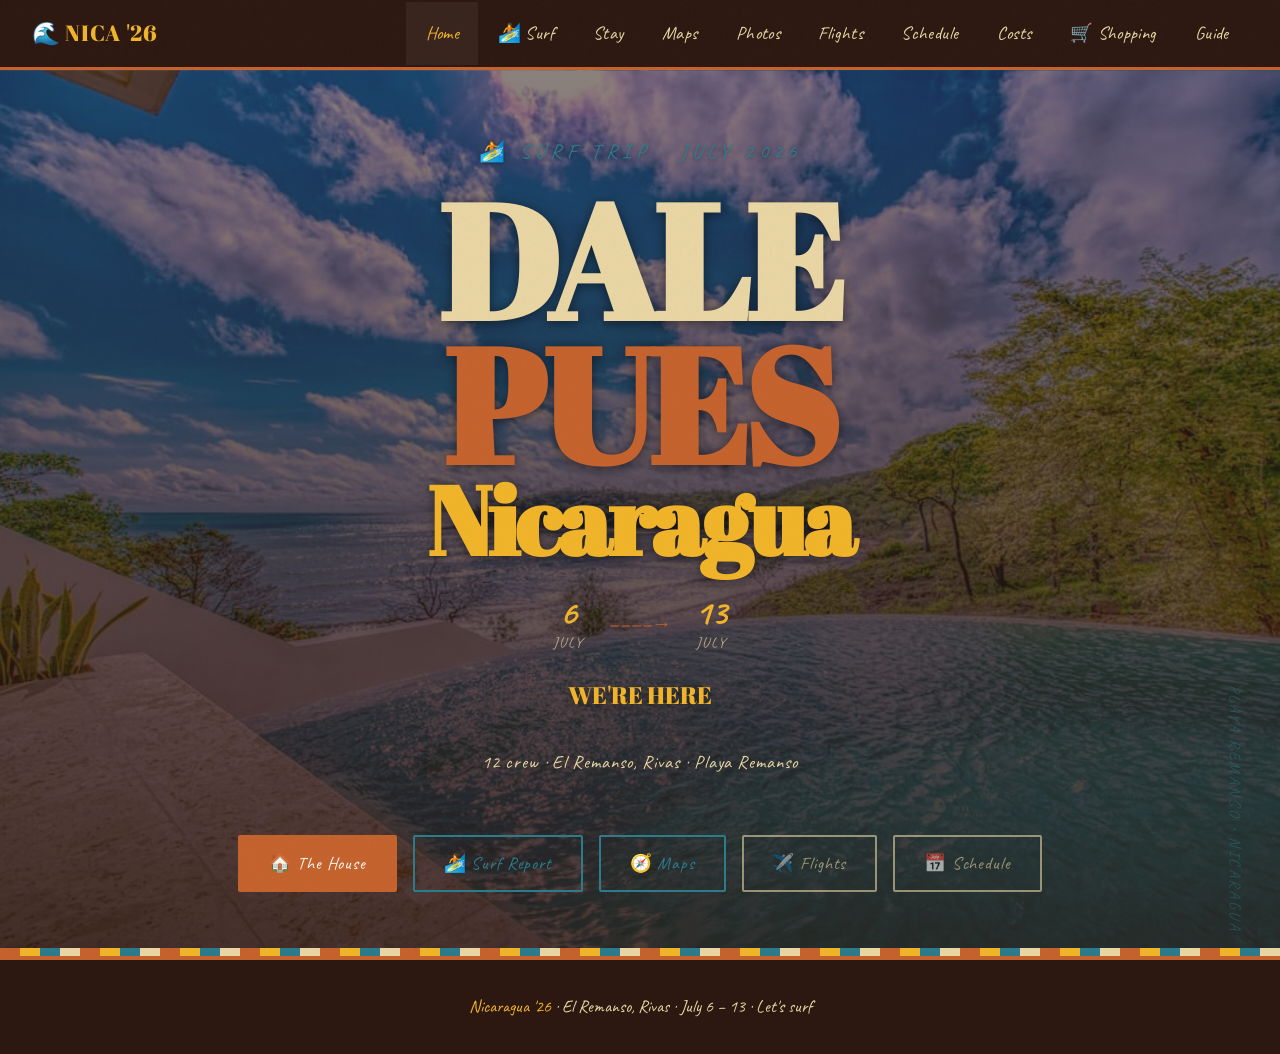
<file: site/index.html>
<!DOCTYPE html>
<html lang="en">
<head>
  <meta charset="UTF-8">
  <meta name="viewport" content="width=device-width, initial-scale=1.0">
  <title>Nicaragua '26 — Surf Trip</title>
  <link rel="stylesheet" href="css/style.css">
  <style>
    /* ── Hero (index only) ── */
    .hero {
      background: var(--dark);
      background-image: url('img/villa/15.jpg');
      background-size: cover;
      background-position: center 40%;
      min-height: 92vh;
      display: flex;
      flex-direction: column;
      align-items: center;
      justify-content: center;
      text-align: center;
      padding: 4rem 2rem;
      position: relative;
      overflow: hidden;
    }

    /* dark overlay for text readability */
    .hero::before {
      content: '';
      position: absolute;
      inset: 0;
      background: linear-gradient(
        to bottom,
        rgba(44,24,16,0.55) 0%,
        rgba(44,24,16,0.7) 50%,
        rgba(44,24,16,0.85) 100%
      );
      pointer-events: none;
    }

    .hero > * { position: relative; z-index: 1; }

    .hero-eyebrow {
      font-family: 'Caveat', cursive;
      color: var(--teal);
      font-size: 1.3rem;
      letter-spacing: 0.25em;
      text-transform: uppercase;
      margin-bottom: 1.2rem;
      animation: fadeUp 0.5s ease both;
      text-shadow: 0 1px 4px rgba(0,0,0,0.4);
    }

    .hero-title {
      font-family: 'Abril Fatface', serif;
      font-size: clamp(4rem, 15vw, 10rem);
      line-height: 0.9;
      letter-spacing: -0.02em;
      animation: fadeUp 0.6s ease 0.1s both;
      text-shadow: 0 2px 12px rgba(0,0,0,0.5);
    }

    .hero-title .line1 { color: var(--sand); display: block; }
    .hero-title .line2 { color: var(--terracotta); display: block; }
    .hero-title .line3 { color: var(--yellow); display: block; font-size: 0.6em; }

    /* countdown */
    .countdown {
      margin-top: 1.8rem;
      display: flex;
      gap: 1rem;
      animation: fadeUp 0.6s ease 0.2s both;
    }
    .cd-block {
      text-align: center;
    }
    .cd-num {
      font-family: 'Abril Fatface', serif;
      font-size: clamp(1.8rem, 5vw, 2.8rem);
      color: var(--yellow);
      line-height: 1;
      text-shadow: 0 2px 8px rgba(0,0,0,0.5);
    }
    .cd-label {
      font-family: 'Caveat', cursive;
      font-size: 0.8rem;
      color: var(--sand);
      opacity: 0.7;
      text-transform: uppercase;
      letter-spacing: 0.1em;
    }
    .cd-sep {
      font-family: 'Abril Fatface', serif;
      font-size: clamp(1.8rem, 5vw, 2.8rem);
      color: var(--terracotta);
      line-height: 1;
      opacity: 0.5;
    }

    .hero-dates {
      margin-top: 2rem;
      display: flex;
      align-items: center;
      gap: 1.5rem;
      font-family: 'Caveat', cursive;
      font-size: 1.6rem;
      color: var(--sand);
      animation: fadeUp 0.6s ease 0.25s both;
    }

    .hero-dates .arrow {
      color: var(--terracotta);
      font-size: 1.2rem;
    }

    .hero-date-block {
      text-align: center;
    }

    .hero-date-block .day {
      font-size: 2.2rem;
      font-weight: 700;
      color: var(--yellow);
      line-height: 1;
    }

    .hero-date-block .month {
      font-size: 0.9rem;
      letter-spacing: 0.15em;
      text-transform: uppercase;
      color: var(--sand);
      opacity: 0.7;
    }

    .hero-crew {
      margin-top: 2.5rem;
      font-family: 'Caveat', cursive;
      font-size: 1.15rem;
      color: var(--sand);
      opacity: 0.6;
      letter-spacing: 0.05em;
      animation: fadeUp 0.6s ease 0.35s both;
    }

    .hero-nav {
      margin-top: 3.5rem;
      display: flex;
      flex-wrap: wrap;
      gap: 1rem;
      justify-content: center;
      animation: fadeUp 0.6s ease 0.45s both;
    }

    .hero-btn {
      display: inline-block;
      padding: 0.75rem 1.8rem;
      font-family: 'Caveat', cursive;
      font-size: 1.1rem;
      text-decoration: none;
      border: 2px solid;
      border-radius: 2px;
      transition: all 0.2s;
      letter-spacing: 0.05em;
    }

    .hero-btn-primary {
      background: var(--terracotta);
      border-color: var(--terracotta);
      color: var(--white-warm);
    }
    .hero-btn-primary:hover {
      background: var(--rust);
      border-color: var(--rust);
    }

    .hero-btn-secondary {
      background: transparent;
      border-color: var(--teal);
      color: var(--teal);
    }
    .hero-btn-secondary:hover {
      background: var(--teal);
      color: var(--dark);
    }

    .hero-btn-ghost {
      background: transparent;
      border-color: var(--sand);
      color: var(--sand);
      opacity: 0.6;
    }
    .hero-btn-ghost:hover {
      opacity: 1;
      border-color: var(--yellow);
      color: var(--yellow);
    }

    /* stripe bottom */
    .hero-stripe {
      position: absolute;
      bottom: 0; left: 0; right: 0;
      height: 8px;
      background: repeating-linear-gradient(
        90deg,
        var(--terracotta) 0, var(--terracotta) 25%,
        var(--yellow)     25%, var(--yellow)     50%,
        var(--teal)       50%, var(--teal)       75%,
        var(--sand)       75%, var(--sand)       100%
      );
      background-size: 80px 100%;
    }

    /* wave graphic */
    .wave-graphic {
      position: absolute;
      bottom: 1.5rem;
      right: 2rem;
      font-family: 'Caveat', cursive;
      color: var(--teal);
      font-size: 1rem;
      letter-spacing: 0.15em;
      opacity: 0.4;
      writing-mode: vertical-rl;
    }
  </style>
</head>
<body>

<nav>
  <a href="index.html" class="nav-logo">🌊 NICA '26</a>
  <ul class="nav-links">
    <li><a href="index.html" class="active">Home</a></li>
    <li><a href="surf.html">🏄 Surf</a></li>
    <li><a href="stay.html">Stay</a></li>
    <li><a href="maps.html">Maps</a></li>
    <li><a href="photos.html">Photos</a></li>
    <li><a href="flights.html">Flights</a></li>
    <li><a href="schedule.html">Schedule</a></li>
    <li><a href="costs.html">Costs</a></li>
    <li><a href="shopping.html">🛒 Shopping</a></li>
    <li><a href="guide.html">Guide</a></li>
  </ul>
</nav>

<section class="hero">
  <p class="hero-eyebrow">🏄 Surf Trip · July 2026</p>

  <h1 class="hero-title">
    <span class="line1">DALE</span>
    <span class="line2">PUES</span>
    <span class="line3">Nicaragua</span>
  </h1>

  <div class="hero-dates">
    <div class="hero-date-block">
      <div class="day">6</div>
      <div class="month">July</div>
    </div>
    <div class="arrow">————→</div>
    <div class="hero-date-block">
      <div class="day">13</div>
      <div class="month">July</div>
    </div>
  </div>

  <div class="countdown" id="countdown">
    <div class="cd-block"><div class="cd-num" id="cd-days">--</div><div class="cd-label">Days</div></div>
    <div class="cd-sep">:</div>
    <div class="cd-block"><div class="cd-num" id="cd-hrs">--</div><div class="cd-label">Hrs</div></div>
    <div class="cd-sep">:</div>
    <div class="cd-block"><div class="cd-num" id="cd-min">--</div><div class="cd-label">Min</div></div>
    <div class="cd-sep">:</div>
    <div class="cd-block"><div class="cd-num" id="cd-sec">--</div><div class="cd-label">Sec</div></div>
  </div>

  <p class="hero-crew">12 crew · El Remanso, Rivas · Playa Remanso</p>

  <div class="hero-nav">
    <a href="stay.html"     class="hero-btn hero-btn-primary">🏠 The House</a>
    <a href="surf.html"     class="hero-btn hero-btn-secondary">🏄 Surf Report</a>
    <a href="maps.html"     class="hero-btn hero-btn-secondary">🧭 Maps</a>
    <a href="flights.html"  class="hero-btn hero-btn-ghost">✈️ Flights</a>
    <a href="schedule.html" class="hero-btn hero-btn-ghost">📅 Schedule</a>
  </div>

  <div class="hero-stripe"></div>
  <div class="wave-graphic">PLAYA REMANSO • NICARAGUA</div>
</section>

<footer>
  <span>Nicaragua '26</span> · El Remanso, Rivas · July 6 – 13 · Let's surf
</footer>

<script>
  (function() {
    var target = new Date('2026-07-06T15:00:00-06:00').getTime();
    function tick() {
      var diff = target - Date.now();
      if (diff <= 0) {
        document.getElementById('countdown').innerHTML =
          '<div class="cd-block"><div class="cd-num" style="font-size:1.5rem;">WE\'RE HERE</div></div>';
        return;
      }
      var d = Math.floor(diff / 86400000);
      var h = Math.floor((diff % 86400000) / 3600000);
      var m = Math.floor((diff % 3600000) / 60000);
      var s = Math.floor((diff % 60000) / 1000);
      document.getElementById('cd-days').textContent = d;
      document.getElementById('cd-hrs').textContent = h < 10 ? '0' + h : h;
      document.getElementById('cd-min').textContent = m < 10 ? '0' + m : m;
      document.getElementById('cd-sec').textContent = s < 10 ? '0' + s : s;
      requestAnimationFrame(tick);
    }
    tick();
  })();
</script>

</body>
</html>
</file>
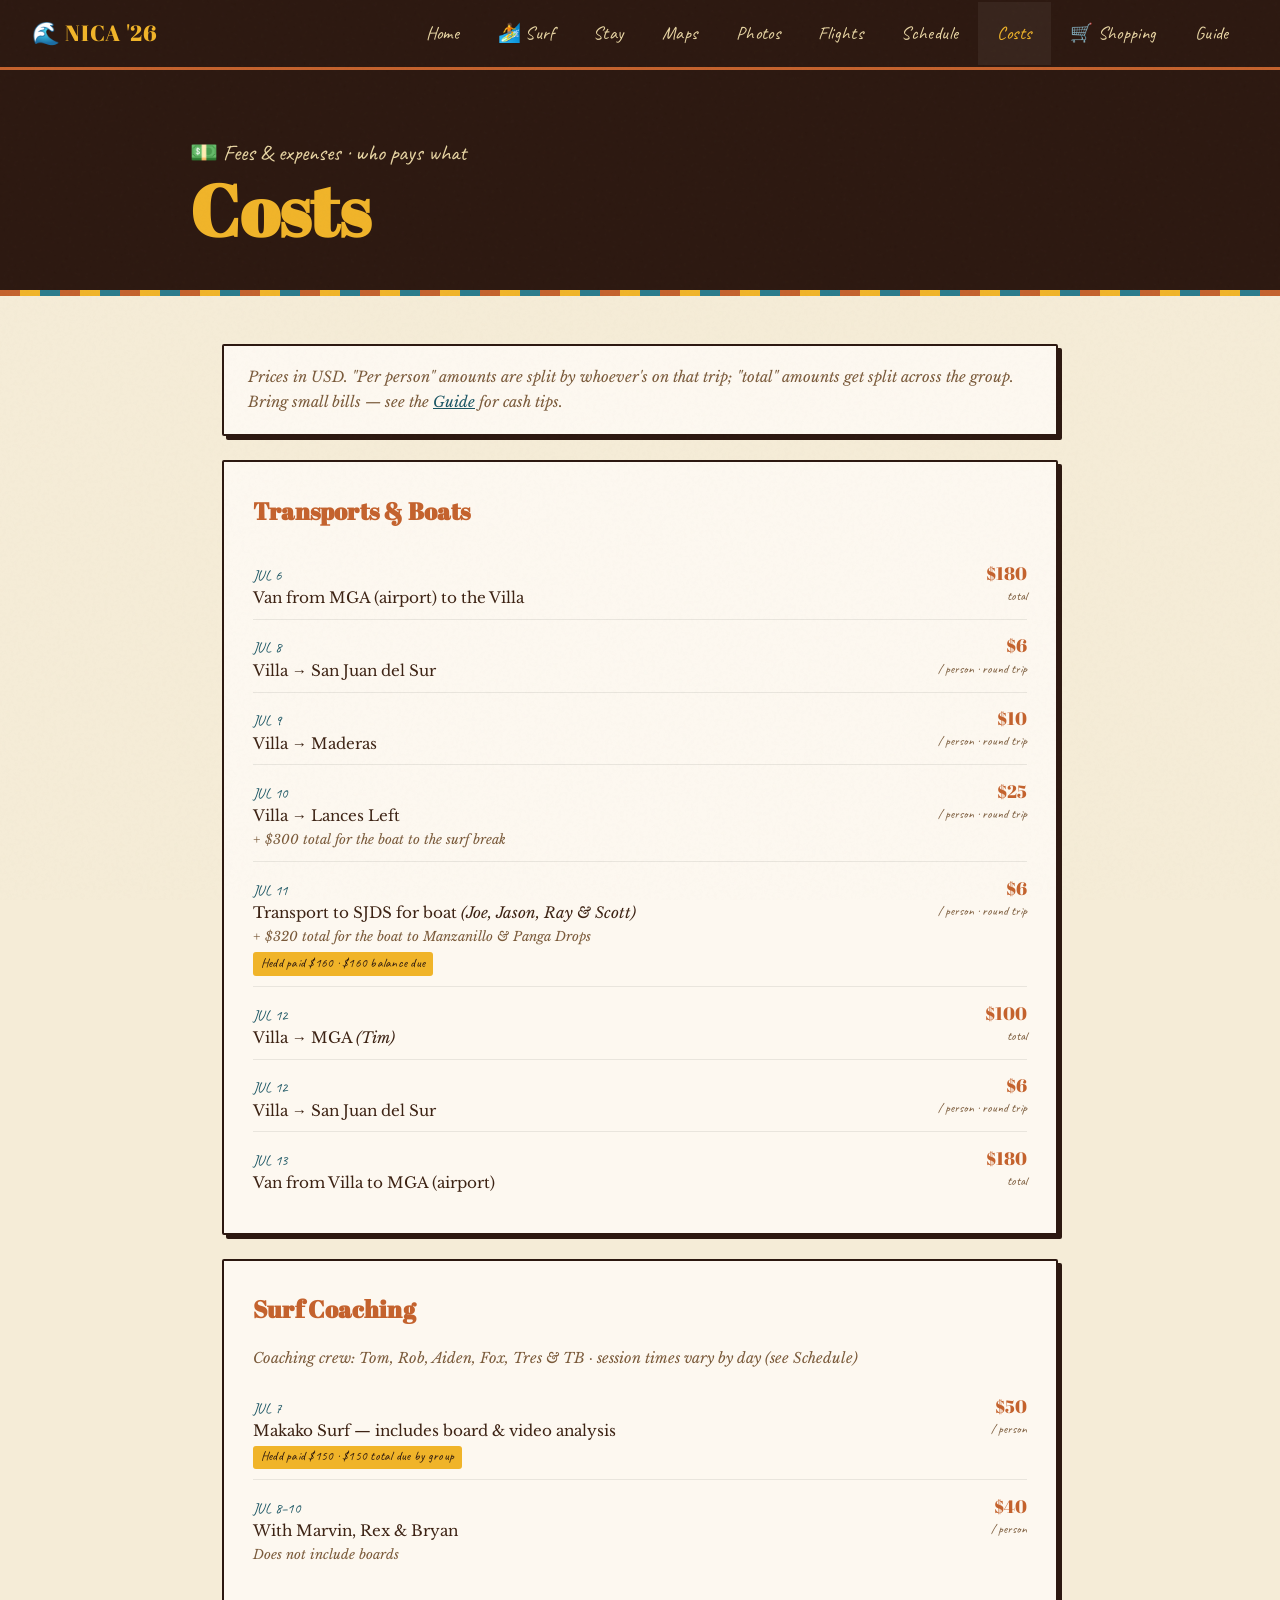
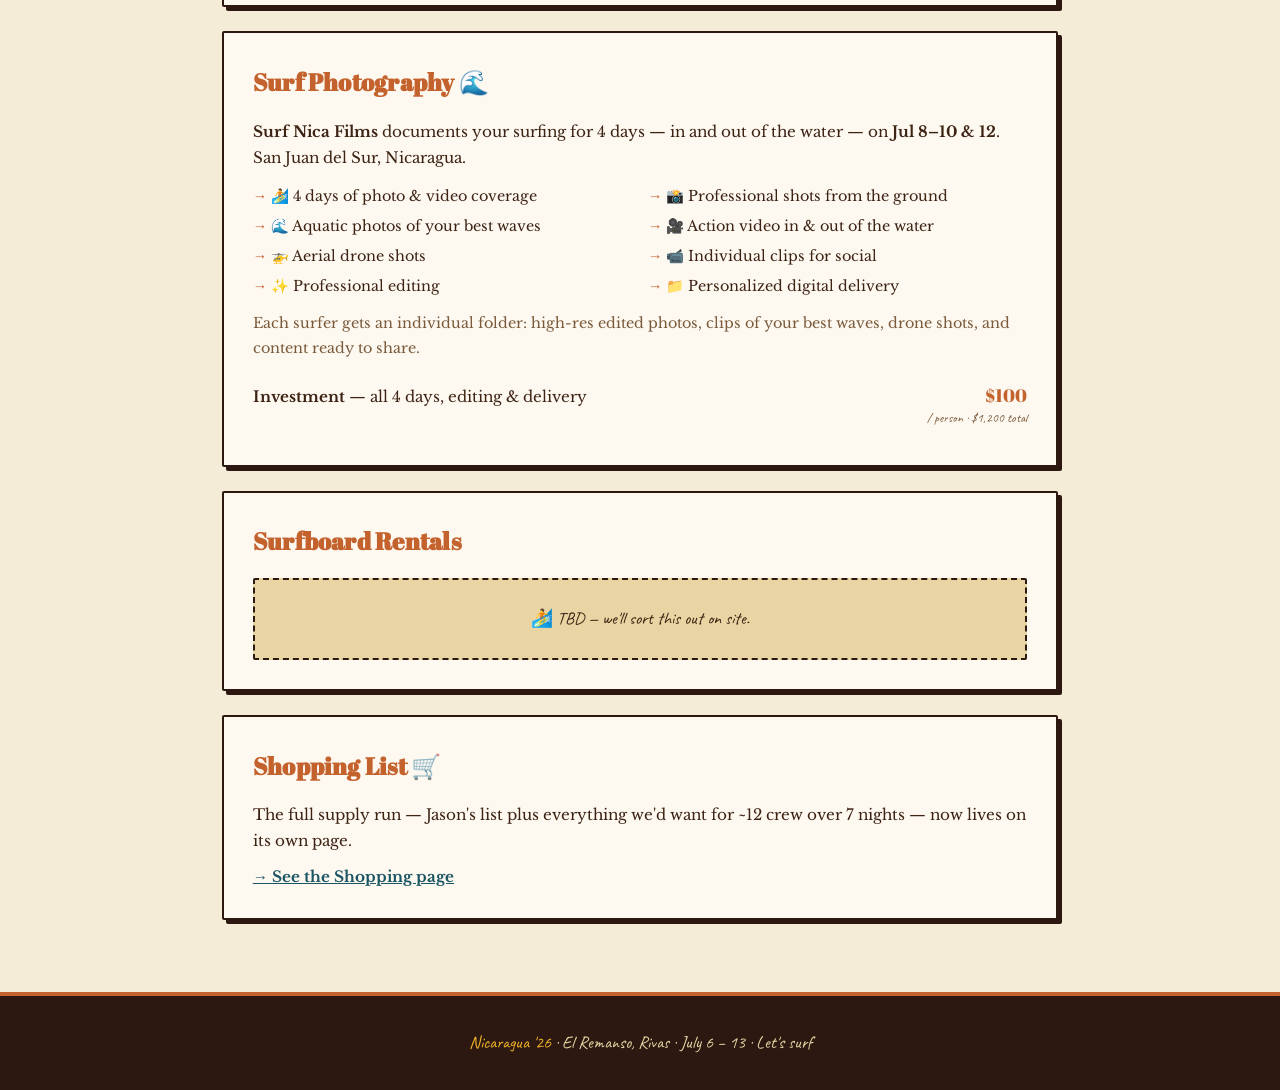
<file: site/costs.html>
<!DOCTYPE html>
<html lang="en">
<head>
  <meta charset="UTF-8">
  <meta name="viewport" content="width=device-width, initial-scale=1.0">
  <title>Costs — Nicaragua '26</title>
  <link rel="stylesheet" href="css/style.css">
  <style>
    /* ── Fee rows (mobile-first) ── */
    .fee-list { margin-top: 0.6rem; }

    .fee-row {
      display: flex;
      align-items: baseline;
      justify-content: space-between;
      gap: 0.75rem;
      padding: 0.65rem 0;
      border-bottom: 1px solid rgba(0,0,0,0.08);
    }
    .fee-row:last-child { border-bottom: none; }

    .fee-main { flex: 1; min-width: 0; }

    .fee-date {
      font-family: 'Caveat', cursive;
      font-size: 0.9rem;
      color: var(--teal-dark);
      letter-spacing: 0.03em;
      text-transform: uppercase;
    }
    .fee-desc {
      font-size: 0.95rem;
      color: var(--ink);
      line-height: 1.4;
    }
    .fee-note {
      font-size: 0.82rem;
      color: #7a5a3a;
      font-style: italic;
      display: block;
      margin-top: 0.15rem;
    }

    .fee-amount {
      font-family: 'Abril Fatface', serif;
      font-size: 1.05rem;
      color: var(--terracotta);
      white-space: nowrap;
      text-align: right;
      flex-shrink: 0;
    }
    .fee-amount .per {
      font-family: 'Caveat', cursive;
      font-size: 0.8rem;
      color: #7a5a3a;
      display: block;
      line-height: 1.1;
    }

    /* balance-due callout */
    .balance-tag {
      display: inline-block;
      background: var(--yellow);
      color: var(--dark);
      font-family: 'Caveat', cursive;
      font-size: 0.8rem;
      padding: 0.05rem 0.5rem;
      border-radius: 3px;
      margin-top: 0.2rem;
      letter-spacing: 0.02em;
    }

    /* photography feature list */
    .photo-feats {
      display: grid;
      grid-template-columns: 1fr;
      gap: 0.35rem 1rem;
      margin: 0.8rem 0;
      list-style: none;
      padding: 0;
    }
    .photo-feats li {
      font-size: 0.9rem;
      color: var(--ink);
    }
    .photo-feats li::before { content: none; }

    .tbd-card {
      background: var(--sand);
      border: 2px dashed var(--dark);
      border-radius: 2px;
      padding: 1.5rem;
      text-align: center;
    }
    .tbd-card p {
      font-family: 'Caveat', cursive;
      font-size: 1.1rem;
      color: var(--ink);
      margin: 0;
    }

    @media (min-width: 601px) {
      .fee-amount { font-size: 1.15rem; }
      .photo-feats { grid-template-columns: 1fr 1fr; }
    }
  </style>
</head>
<body>

<nav>
  <a href="index.html" class="nav-logo">🌊 NICA '26</a>
  <ul class="nav-links">
    <li><a href="index.html">Home</a></li>
    <li><a href="surf.html">🏄 Surf</a></li>
    <li><a href="stay.html">Stay</a></li>
    <li><a href="maps.html">Maps</a></li>
    <li><a href="photos.html">Photos</a></li>
    <li><a href="flights.html">Flights</a></li>
    <li><a href="schedule.html">Schedule</a></li>
    <li><a href="costs.html" class="active">Costs</a></li>
    <li><a href="shopping.html">🛒 Shopping</a></li>
    <li><a href="guide.html">Guide</a></li>
  </ul>
</nav>

<div class="page-hero">
  <div class="container" style="padding: 0;">
    <p class="subtitle">💵 Fees & expenses · who pays what</p>
    <h1>Costs</h1>
  </div>
</div>

<div class="container">

  <div class="card fade-up" style="padding: 1.2rem 1.5rem;">
    <p style="font-size:0.92rem; color:#7a5a3a; font-style:italic;">
      Prices in USD. "Per person" amounts are split by whoever's on that trip; "total" amounts get split across the group. Bring small bills — see the <a href="guide.html" style="color:var(--teal-dark);">Guide</a> for cash tips.
    </p>
  </div>

  <!-- Transports & Boats -->
  <div class="card fade-up">
    <h2>Transports & Boats</h2>
    <div class="fee-list">

      <div class="fee-row">
        <div class="fee-main">
          <div class="fee-date">Jul 6</div>
          <div class="fee-desc">Van from MGA (airport) to the Villa</div>
        </div>
        <div class="fee-amount">$180<span class="per">total</span></div>
      </div>

      <div class="fee-row">
        <div class="fee-main">
          <div class="fee-date">Jul 8</div>
          <div class="fee-desc">Villa → San Juan del Sur</div>
        </div>
        <div class="fee-amount">$6<span class="per">/ person · round trip</span></div>
      </div>

      <div class="fee-row">
        <div class="fee-main">
          <div class="fee-date">Jul 9</div>
          <div class="fee-desc">Villa → Maderas</div>
        </div>
        <div class="fee-amount">$10<span class="per">/ person · round trip</span></div>
      </div>

      <div class="fee-row">
        <div class="fee-main">
          <div class="fee-date">Jul 10</div>
          <div class="fee-desc">Villa → Lances Left</div>
          <span class="fee-note">+ $300 total for the boat to the surf break</span>
        </div>
        <div class="fee-amount">$25<span class="per">/ person · round trip</span></div>
      </div>

      <div class="fee-row">
        <div class="fee-main">
          <div class="fee-date">Jul 11</div>
          <div class="fee-desc">Transport to SJDS for boat <em>(Joe, Jason, Ray &amp; Scott)</em></div>
          <span class="fee-note">+ $320 total for the boat to Manzanillo &amp; Panga Drops</span>
          <span class="balance-tag">Hedd paid $160 · $160 balance due</span>
        </div>
        <div class="fee-amount">$6<span class="per">/ person · round trip</span></div>
      </div>

      <div class="fee-row">
        <div class="fee-main">
          <div class="fee-date">Jul 12</div>
          <div class="fee-desc">Villa → MGA <em>(Tim)</em></div>
        </div>
        <div class="fee-amount">$100<span class="per">total</span></div>
      </div>

      <div class="fee-row">
        <div class="fee-main">
          <div class="fee-date">Jul 12</div>
          <div class="fee-desc">Villa → San Juan del Sur</div>
        </div>
        <div class="fee-amount">$6<span class="per">/ person · round trip</span></div>
      </div>

      <div class="fee-row">
        <div class="fee-main">
          <div class="fee-date">Jul 13</div>
          <div class="fee-desc">Van from Villa to MGA (airport)</div>
        </div>
        <div class="fee-amount">$180<span class="per">total</span></div>
      </div>

    </div>
  </div>

  <!-- Surf Coaching -->
  <div class="card fade-up">
    <h2>Surf Coaching</h2>
    <p style="font-size:0.9rem; color:#7a5a3a; font-style:italic; margin-bottom:0.4rem;">
      Coaching crew: Tom, Rob, Aiden, Fox, Tres & TB · session times vary by day (see Schedule)
    </p>
    <div class="fee-list">

      <div class="fee-row">
        <div class="fee-main">
          <div class="fee-date">Jul 7</div>
          <div class="fee-desc">Makako Surf — includes board &amp; video analysis</div>
          <span class="balance-tag">Hedd paid $150 · $150 total due by group</span>
        </div>
        <div class="fee-amount">$50<span class="per">/ person</span></div>
      </div>

      <div class="fee-row">
        <div class="fee-main">
          <div class="fee-date">Jul 8–10</div>
          <div class="fee-desc">With Marvin, Rex &amp; Bryan</div>
          <span class="fee-note">Does not include boards</span>
        </div>
        <div class="fee-amount">$40<span class="per">/ person</span></div>
      </div>

    </div>
  </div>

  <!-- Surf Photography -->
  <div class="card fade-up">
    <h2>Surf Photography 🌊</h2>
    <p style="font-size:0.95rem;">
      <strong>Surf Nica Films</strong> documents your surfing for 4 days — in and out of the water — on
      <strong>Jul 8–10 &amp; 12</strong>. San Juan del Sur, Nicaragua.
    </p>

    <ul class="photo-feats">
      <li>🏄 4 days of photo &amp; video coverage</li>
      <li>📸 Professional shots from the ground</li>
      <li>🌊 Aquatic photos of your best waves</li>
      <li>🎥 Action video in &amp; out of the water</li>
      <li>🚁 Aerial drone shots</li>
      <li>📹 Individual clips for social</li>
      <li>✨ Professional editing</li>
      <li>📁 Personalized digital delivery</li>
    </ul>

    <p style="font-size:0.9rem; color:#7a5a3a;">
      Each surfer gets an individual folder: high-res edited photos, clips of your best waves, drone shots, and content ready to share.
    </p>

    <div class="fee-list">
      <div class="fee-row">
        <div class="fee-main">
          <div class="fee-desc"><strong>Investment</strong> — all 4 days, editing &amp; delivery</div>
        </div>
        <div class="fee-amount">$100<span class="per">/ person · $1,200 total</span></div>
      </div>
    </div>
  </div>

  <!-- Surfboard Rentals -->
  <div class="card fade-up">
    <h2>Surfboard Rentals</h2>
    <div class="tbd-card">
      <p>🏄 TBD — we'll sort this out on site.</p>
    </div>
  </div>

  <!-- Shopping List -->
  <div class="card fade-up">
    <h2>Shopping List 🛒</h2>
    <p style="font-size:0.95rem;">
      The full supply run — Jason's list plus everything we'd want for ~12 crew
      over 7 nights — now lives on its own page.
    </p>
    <p style="margin-top:0.6rem;">
      <a href="shopping.html" style="color:var(--teal-dark); font-weight:700;">→ See the Shopping page</a>
    </p>
  </div>

</div>

<footer>
  <span>Nicaragua '26</span> · El Remanso, Rivas · July 6 – 13 · Let's surf
</footer>

</body>
</html>
</file>
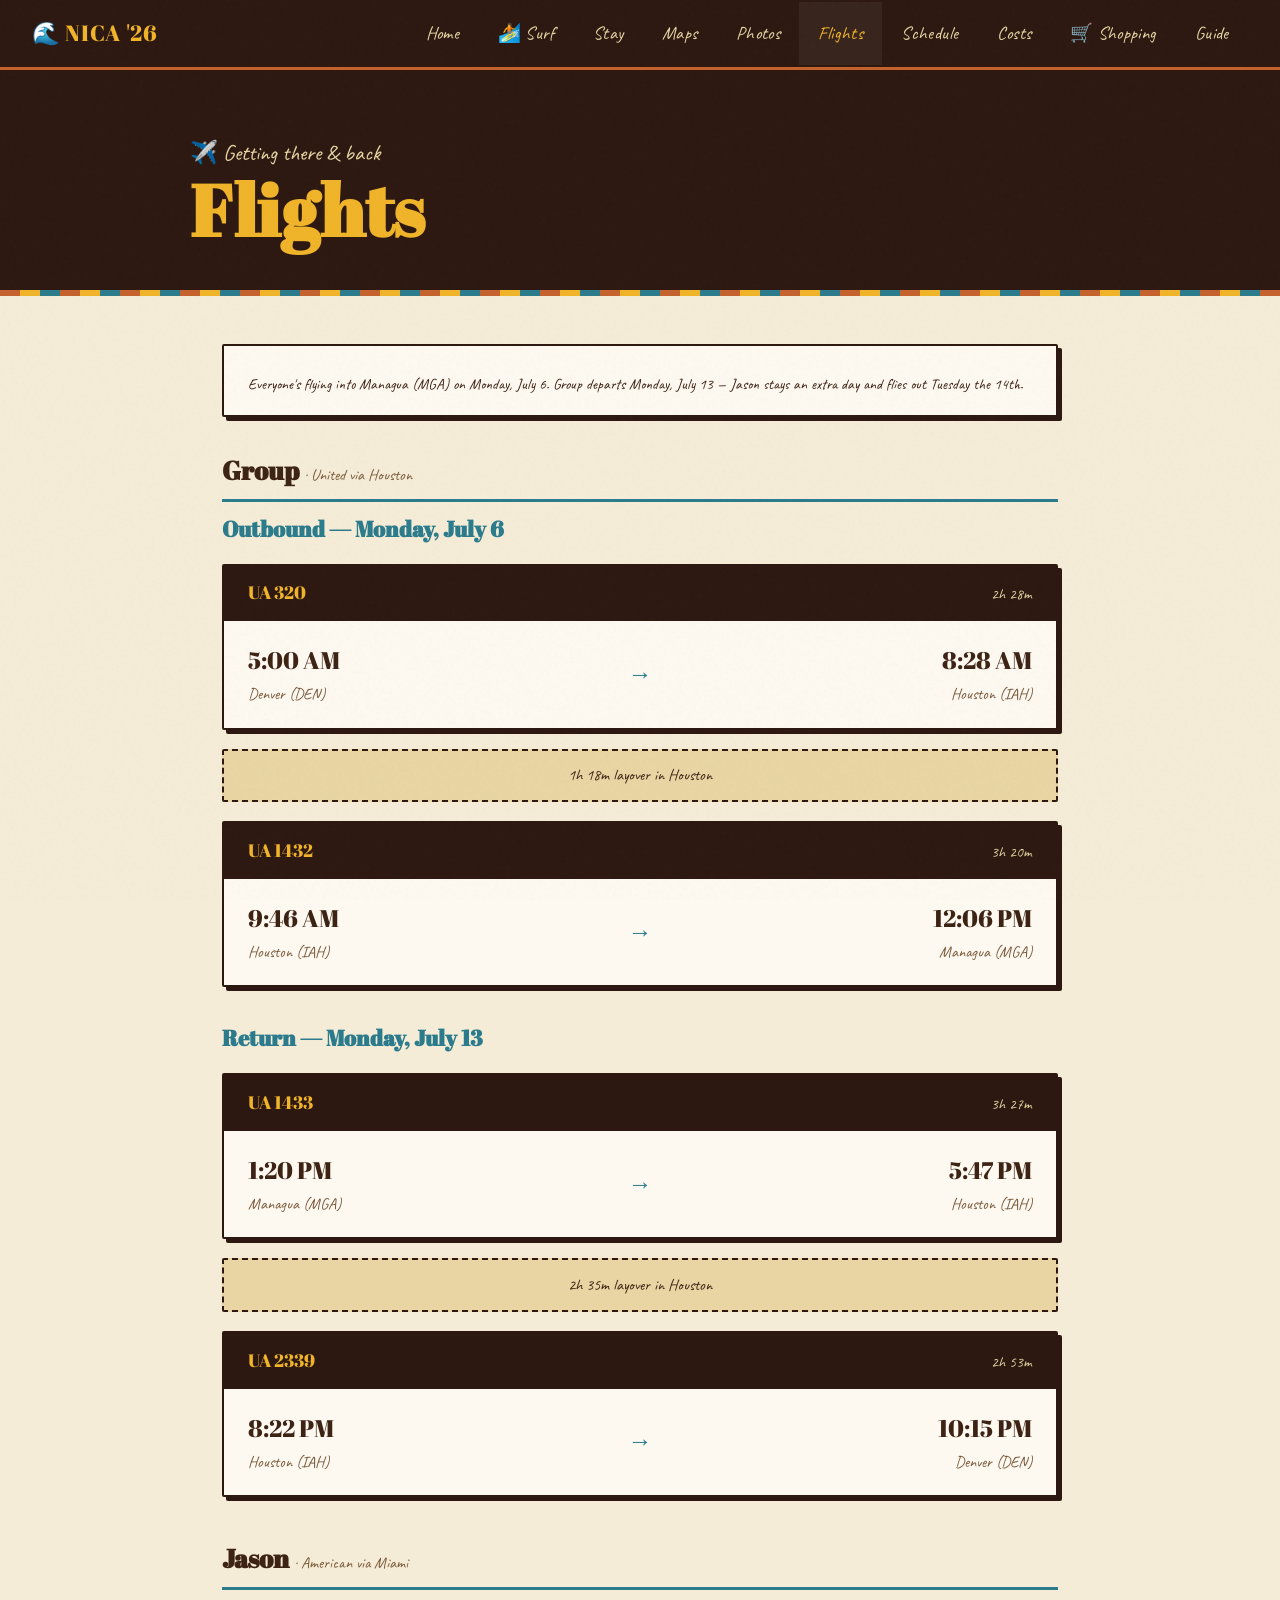
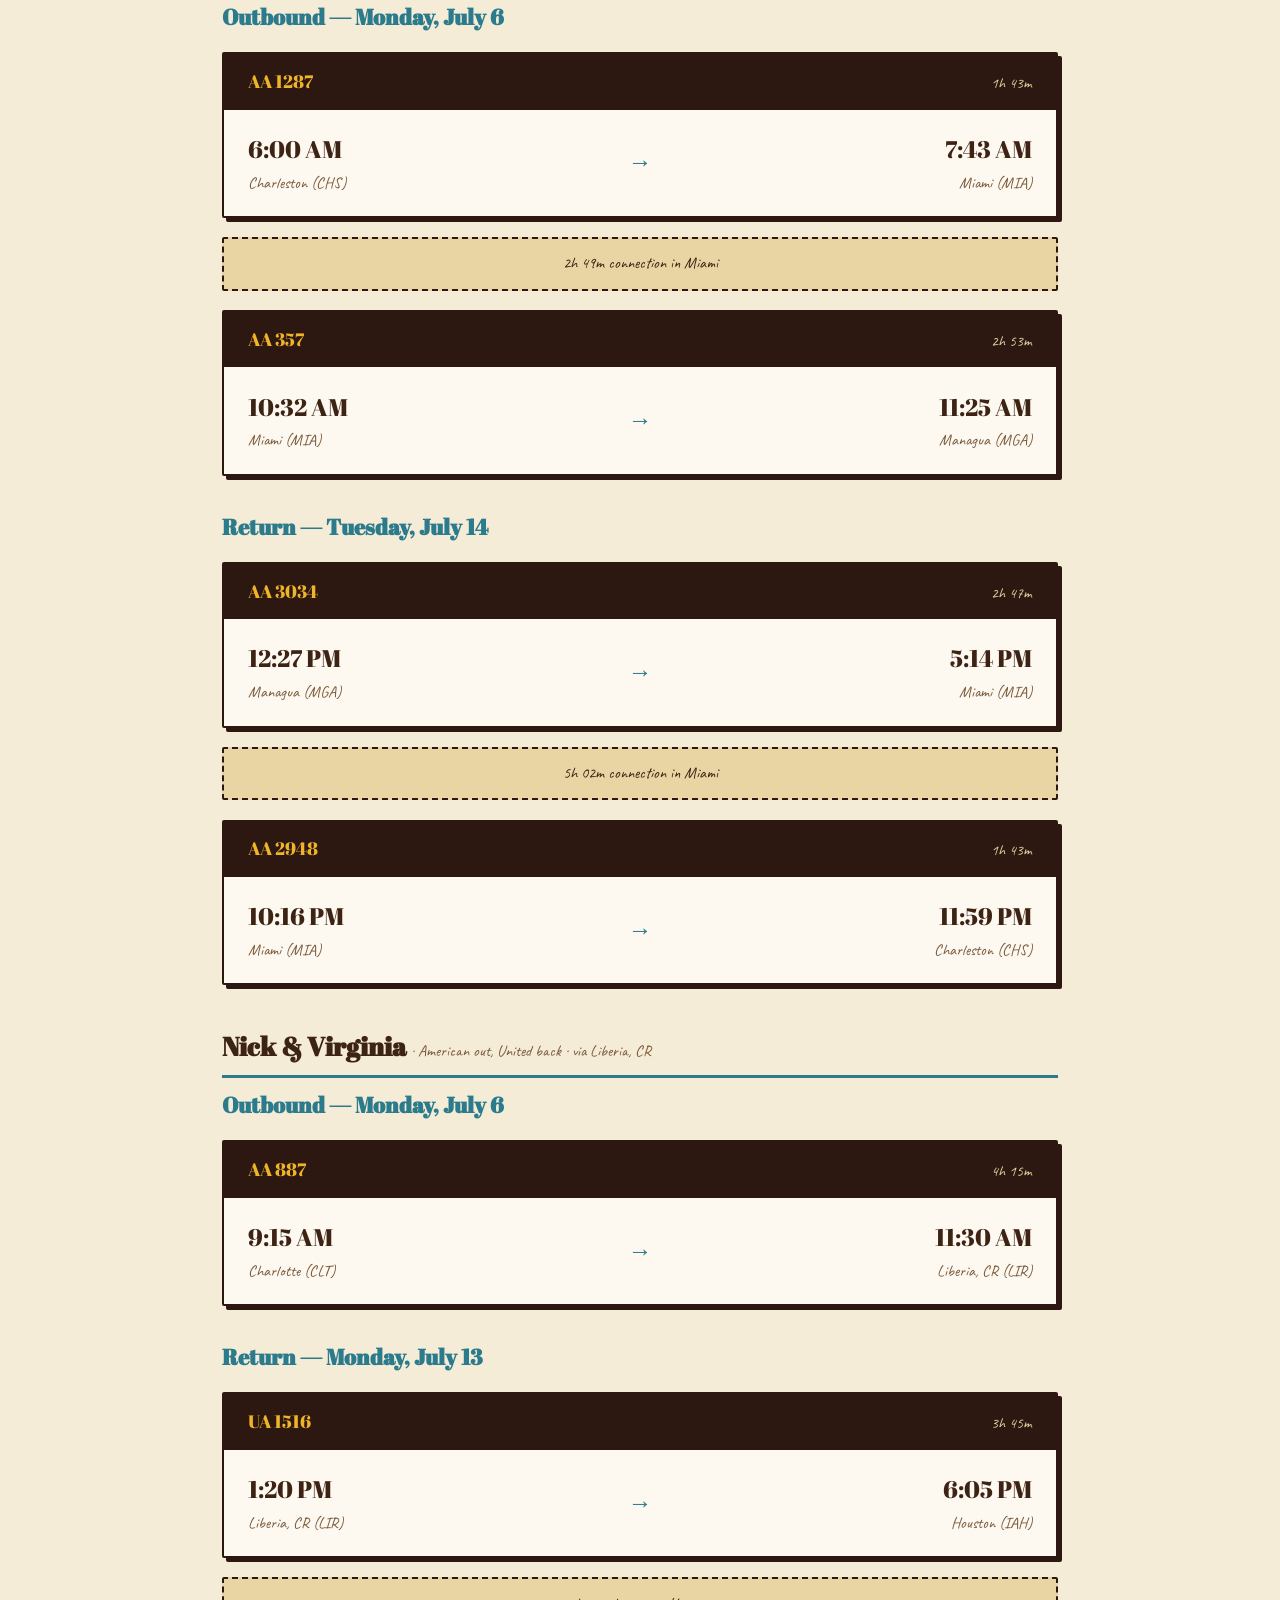
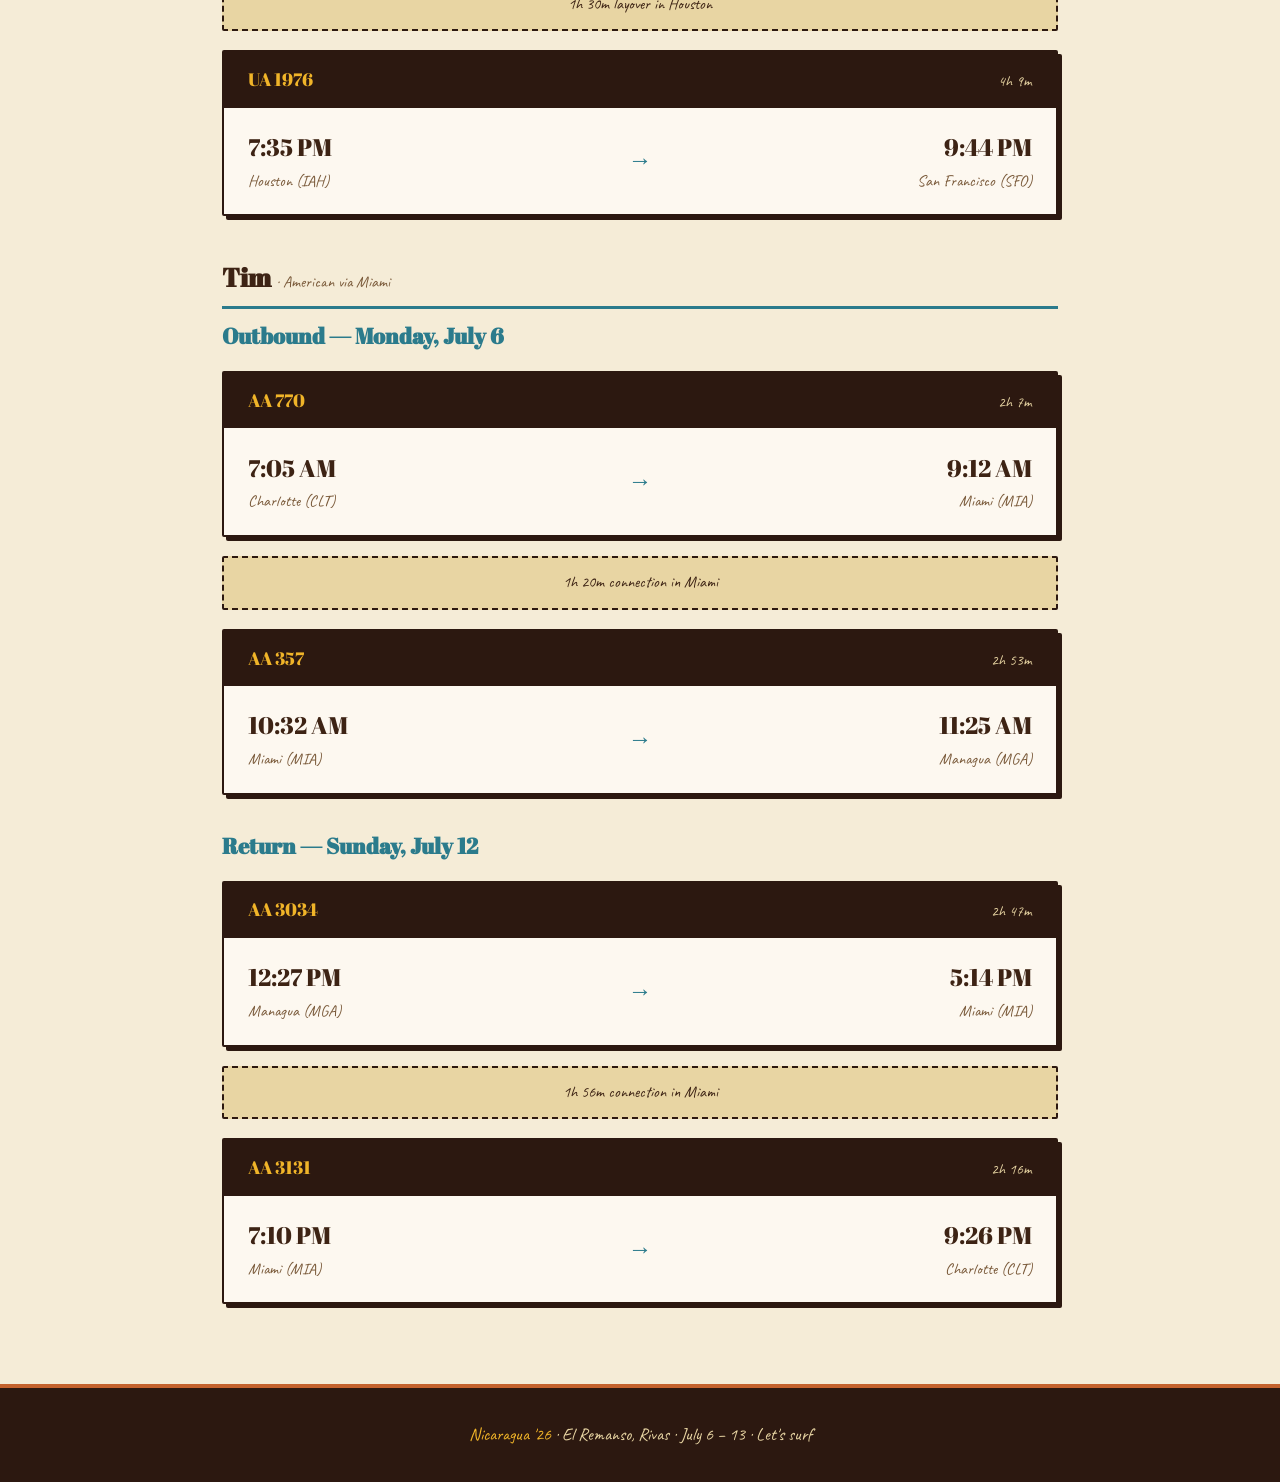
<file: site/flights.html>
<!DOCTYPE html>
<html lang="en">
<head>
  <meta charset="UTF-8">
  <meta name="viewport" content="width=device-width, initial-scale=1.0">
  <title>Flights — Nicaragua '26</title>
  <link rel="stylesheet" href="css/style.css">
  <style>
    .flight-section {
      margin-bottom: 2rem;
    }
    .flight-section h2 {
      font-family: 'Abril Fatface', serif;
      color: var(--teal);
      font-size: 1.4rem;
      margin-bottom: 1rem;
    }
    .flight-leg {
      background: var(--white-warm);
      border: 2px solid var(--dark);
      border-radius: 2px;
      box-shadow: 4px 4px 0 var(--dark);
      margin-bottom: 1.2rem;
      overflow: hidden;
    }
    .flight-header {
      background: var(--dark);
      padding: 0.7rem 1.2rem;
      display: flex;
      align-items: baseline;
      justify-content: space-between;
    }
    .flight-number {
      font-family: 'Abril Fatface', serif;
      color: var(--yellow);
      font-size: 1.1rem;
    }
    .flight-duration {
      font-family: 'Caveat', cursive;
      color: var(--sand);
      font-size: 0.95rem;
    }
    .flight-details {
      padding: 1rem 1.2rem;
      display: flex;
      align-items: center;
      gap: 1rem;
    }
    .flight-endpoint {
      flex: 1;
      min-width: 0;
    }
    .flight-endpoint .time {
      font-family: 'Abril Fatface', serif;
      font-size: 1.3rem;
      color: var(--ink);
    }
    .flight-endpoint .airport {
      font-family: 'Caveat', cursive;
      font-size: 1rem;
      color: #7a5a3a;
    }
    .flight-arrow {
      font-size: 1.5rem;
      color: var(--teal);
      flex-shrink: 0;
    }
    .layover-card {
      background: var(--sand);
      border: 2px dashed var(--dark);
      border-radius: 2px;
      padding: 0.7rem 1.2rem;
      margin-bottom: 1.2rem;
      text-align: center;
      font-family: 'Caveat', cursive;
      font-size: 1rem;
      color: var(--ink);
    }
    .flight-tip {
      font-family: 'Caveat', cursive;
      font-size: 1.05rem;
      color: #7a5a3a;
      margin-top: 0.5rem;
      line-height: 1.5;
    }
    .passenger-heading {
      font-family: 'Abril Fatface', serif;
      font-size: 1.6rem;
      color: var(--ink);
      margin: 2.5rem 0 0.5rem;
      padding-bottom: 0.4rem;
      border-bottom: 3px solid var(--teal);
    }
    .passenger-heading:first-of-type {
      margin-top: 0;
    }
    .passenger-airline {
      font-family: 'Caveat', cursive;
      font-size: 1rem;
      color: #7a5a3a;
      font-weight: normal;
    }
    .tbd-card {
      background: var(--sand);
      border: 2px dashed var(--dark);
      border-radius: 2px;
      padding: 1.5rem;
      text-align: center;
      margin-bottom: 1.2rem;
    }
    .tbd-card p {
      font-family: 'Caveat', cursive;
      font-size: 1.1rem;
      color: var(--ink);
      margin: 0;
    }
    @media (min-width: 601px) {
      .flight-details { padding: 1.2rem 1.5rem; }
      .flight-endpoint .time { font-size: 1.5rem; }
      .flight-header { padding: 0.8rem 1.5rem; }
    }
  </style>
</head>
<body>

<nav>
  <a href="index.html" class="nav-logo">🌊 NICA '26</a>
  <ul class="nav-links">
    <li><a href="index.html">Home</a></li>
    <li><a href="surf.html">🏄 Surf</a></li>
    <li><a href="stay.html">Stay</a></li>
    <li><a href="maps.html">Maps</a></li>
    <li><a href="photos.html">Photos</a></li>
    <li><a href="flights.html" class="active">Flights</a></li>
    <li><a href="schedule.html">Schedule</a></li>
    <li><a href="costs.html">Costs</a></li>
    <li><a href="shopping.html">🛒 Shopping</a></li>
    <li><a href="guide.html">Guide</a></li>
  </ul>
</nav>

<div class="page-hero">
  <div class="container" style="padding: 0;">
    <p class="subtitle">✈️ Getting there & back</p>
    <h1>Flights</h1>
  </div>
</div>

<div class="container">

  <div class="card fade-up" style="padding: 1.2rem 1.5rem; margin-bottom: 2rem;">
    <p class="flight-tip">
      Everyone's flying into Managua (MGA) on Monday, July 6.
      Group departs Monday, July 13 — Jason stays an extra day and flies out Tuesday the 14th.
    </p>
  </div>

  <!-- ── Group (Denver / United) ── -->
  <h3 class="passenger-heading fade-up">Group <span class="passenger-airline">· United via Houston</span></h3>

  <div class="flight-section fade-up">
    <h2>Outbound — Monday, July 6</h2>

    <div class="flight-leg">
      <div class="flight-header">
        <span class="flight-number">UA 320</span>
        <span class="flight-duration">2h 28m</span>
      </div>
      <div class="flight-details">
        <div class="flight-endpoint">
          <div class="time">5:00 AM</div>
          <div class="airport">Denver (DEN)</div>
        </div>
        <div class="flight-arrow">→</div>
        <div class="flight-endpoint" style="text-align: right;">
          <div class="time">8:28 AM</div>
          <div class="airport">Houston (IAH)</div>
        </div>
      </div>
    </div>

    <div class="layover-card">
      1h 18m layover in Houston
    </div>

    <div class="flight-leg">
      <div class="flight-header">
        <span class="flight-number">UA 1432</span>
        <span class="flight-duration">3h 20m</span>
      </div>
      <div class="flight-details">
        <div class="flight-endpoint">
          <div class="time">9:46 AM</div>
          <div class="airport">Houston (IAH)</div>
        </div>
        <div class="flight-arrow">→</div>
        <div class="flight-endpoint" style="text-align: right;">
          <div class="time">12:06 PM</div>
          <div class="airport">Managua (MGA)</div>
        </div>
      </div>
    </div>
  </div>

  <div class="flight-section fade-up">
    <h2>Return — Monday, July 13</h2>

    <div class="flight-leg">
      <div class="flight-header">
        <span class="flight-number">UA 1433</span>
        <span class="flight-duration">3h 27m</span>
      </div>
      <div class="flight-details">
        <div class="flight-endpoint">
          <div class="time">1:20 PM</div>
          <div class="airport">Managua (MGA)</div>
        </div>
        <div class="flight-arrow">→</div>
        <div class="flight-endpoint" style="text-align: right;">
          <div class="time">5:47 PM</div>
          <div class="airport">Houston (IAH)</div>
        </div>
      </div>
    </div>

    <div class="layover-card">
      2h 35m layover in Houston
    </div>

    <div class="flight-leg">
      <div class="flight-header">
        <span class="flight-number">UA 2339</span>
        <span class="flight-duration">2h 53m</span>
      </div>
      <div class="flight-details">
        <div class="flight-endpoint">
          <div class="time">8:22 PM</div>
          <div class="airport">Houston (IAH)</div>
        </div>
        <div class="flight-arrow">→</div>
        <div class="flight-endpoint" style="text-align: right;">
          <div class="time">10:15 PM</div>
          <div class="airport">Denver (DEN)</div>
        </div>
      </div>
    </div>
  </div>

  <!-- ── Jason (Charleston / American) ── -->
  <h3 class="passenger-heading fade-up">Jason <span class="passenger-airline">· American via Miami</span></h3>

  <div class="flight-section fade-up">
    <h2>Outbound — Monday, July 6</h2>

    <div class="flight-leg">
      <div class="flight-header">
        <span class="flight-number">AA 1287</span>
        <span class="flight-duration">1h 43m</span>
      </div>
      <div class="flight-details">
        <div class="flight-endpoint">
          <div class="time">6:00 AM</div>
          <div class="airport">Charleston (CHS)</div>
        </div>
        <div class="flight-arrow">→</div>
        <div class="flight-endpoint" style="text-align: right;">
          <div class="time">7:43 AM</div>
          <div class="airport">Miami (MIA)</div>
        </div>
      </div>
    </div>

    <div class="layover-card">
      2h 49m connection in Miami
    </div>

    <div class="flight-leg">
      <div class="flight-header">
        <span class="flight-number">AA 357</span>
        <span class="flight-duration">2h 53m</span>
      </div>
      <div class="flight-details">
        <div class="flight-endpoint">
          <div class="time">10:32 AM</div>
          <div class="airport">Miami (MIA)</div>
        </div>
        <div class="flight-arrow">→</div>
        <div class="flight-endpoint" style="text-align: right;">
          <div class="time">11:25 AM</div>
          <div class="airport">Managua (MGA)</div>
        </div>
      </div>
    </div>
  </div>

  <div class="flight-section fade-up">
    <h2>Return — Tuesday, July 14</h2>

    <div class="flight-leg">
      <div class="flight-header">
        <span class="flight-number">AA 3034</span>
        <span class="flight-duration">2h 47m</span>
      </div>
      <div class="flight-details">
        <div class="flight-endpoint">
          <div class="time">12:27 PM</div>
          <div class="airport">Managua (MGA)</div>
        </div>
        <div class="flight-arrow">→</div>
        <div class="flight-endpoint" style="text-align: right;">
          <div class="time">5:14 PM</div>
          <div class="airport">Miami (MIA)</div>
        </div>
      </div>
    </div>

    <div class="layover-card">
      5h 02m connection in Miami
    </div>

    <div class="flight-leg">
      <div class="flight-header">
        <span class="flight-number">AA 2948</span>
        <span class="flight-duration">1h 43m</span>
      </div>
      <div class="flight-details">
        <div class="flight-endpoint">
          <div class="time">10:16 PM</div>
          <div class="airport">Miami (MIA)</div>
        </div>
        <div class="flight-arrow">→</div>
        <div class="flight-endpoint" style="text-align: right;">
          <div class="time">11:59 PM</div>
          <div class="airport">Charleston (CHS)</div>
        </div>
      </div>
    </div>
  </div>

  <!-- ── Nick & Virginia (Charlotte / American out, United back via Liberia, CR) ── -->
  <h3 class="passenger-heading fade-up">Nick &amp; Virginia <span class="passenger-airline">· American out, United back · via Liberia, CR</span></h3>

  <div class="flight-section fade-up">
    <h2>Outbound — Monday, July 6</h2>

    <div class="flight-leg">
      <div class="flight-header">
        <span class="flight-number">AA 887</span>
        <span class="flight-duration">4h 15m</span>
      </div>
      <div class="flight-details">
        <div class="flight-endpoint">
          <div class="time">9:15 AM</div>
          <div class="airport">Charlotte (CLT)</div>
        </div>
        <div class="flight-arrow">→</div>
        <div class="flight-endpoint" style="text-align: right;">
          <div class="time">11:30 AM</div>
          <div class="airport">Liberia, CR (LIR)</div>
        </div>
      </div>
    </div>
  </div>

  <div class="flight-section fade-up">
    <h2>Return — Monday, July 13</h2>

    <div class="flight-leg">
      <div class="flight-header">
        <span class="flight-number">UA 1516</span>
        <span class="flight-duration">3h 45m</span>
      </div>
      <div class="flight-details">
        <div class="flight-endpoint">
          <div class="time">1:20 PM</div>
          <div class="airport">Liberia, CR (LIR)</div>
        </div>
        <div class="flight-arrow">→</div>
        <div class="flight-endpoint" style="text-align: right;">
          <div class="time">6:05 PM</div>
          <div class="airport">Houston (IAH)</div>
        </div>
      </div>
    </div>

    <div class="layover-card">
      1h 30m layover in Houston
    </div>

    <div class="flight-leg">
      <div class="flight-header">
        <span class="flight-number">UA 1976</span>
        <span class="flight-duration">4h 9m</span>
      </div>
      <div class="flight-details">
        <div class="flight-endpoint">
          <div class="time">7:35 PM</div>
          <div class="airport">Houston (IAH)</div>
        </div>
        <div class="flight-arrow">→</div>
        <div class="flight-endpoint" style="text-align: right;">
          <div class="time">9:44 PM</div>
          <div class="airport">San Francisco (SFO)</div>
        </div>
      </div>
    </div>
  </div>

  <!-- ── Tim (Charlotte / American via Miami) ── -->
  <h3 class="passenger-heading fade-up">Tim <span class="passenger-airline">· American via Miami</span></h3>

  <div class="flight-section fade-up">
    <h2>Outbound — Monday, July 6</h2>

    <div class="flight-leg">
      <div class="flight-header">
        <span class="flight-number">AA 770</span>
        <span class="flight-duration">2h 7m</span>
      </div>
      <div class="flight-details">
        <div class="flight-endpoint">
          <div class="time">7:05 AM</div>
          <div class="airport">Charlotte (CLT)</div>
        </div>
        <div class="flight-arrow">→</div>
        <div class="flight-endpoint" style="text-align: right;">
          <div class="time">9:12 AM</div>
          <div class="airport">Miami (MIA)</div>
        </div>
      </div>
    </div>

    <div class="layover-card">
      1h 20m connection in Miami
    </div>

    <div class="flight-leg">
      <div class="flight-header">
        <span class="flight-number">AA 357</span>
        <span class="flight-duration">2h 53m</span>
      </div>
      <div class="flight-details">
        <div class="flight-endpoint">
          <div class="time">10:32 AM</div>
          <div class="airport">Miami (MIA)</div>
        </div>
        <div class="flight-arrow">→</div>
        <div class="flight-endpoint" style="text-align: right;">
          <div class="time">11:25 AM</div>
          <div class="airport">Managua (MGA)</div>
        </div>
      </div>
    </div>
  </div>

  <div class="flight-section fade-up">
    <h2>Return — Sunday, July 12</h2>

    <div class="flight-leg">
      <div class="flight-header">
        <span class="flight-number">AA 3034</span>
        <span class="flight-duration">2h 47m</span>
      </div>
      <div class="flight-details">
        <div class="flight-endpoint">
          <div class="time">12:27 PM</div>
          <div class="airport">Managua (MGA)</div>
        </div>
        <div class="flight-arrow">→</div>
        <div class="flight-endpoint" style="text-align: right;">
          <div class="time">5:14 PM</div>
          <div class="airport">Miami (MIA)</div>
        </div>
      </div>
    </div>

    <div class="layover-card">
      1h 56m connection in Miami
    </div>

    <div class="flight-leg">
      <div class="flight-header">
        <span class="flight-number">AA 3131</span>
        <span class="flight-duration">2h 16m</span>
      </div>
      <div class="flight-details">
        <div class="flight-endpoint">
          <div class="time">7:10 PM</div>
          <div class="airport">Miami (MIA)</div>
        </div>
        <div class="flight-arrow">→</div>
        <div class="flight-endpoint" style="text-align: right;">
          <div class="time">9:26 PM</div>
          <div class="airport">Charlotte (CLT)</div>
        </div>
      </div>
    </div>
  </div>

</div>

<footer>
  <span>Nicaragua '26</span> · El Remanso, Rivas · July 6 – 13 · Let's surf
</footer>

</body>
</html>
</file>
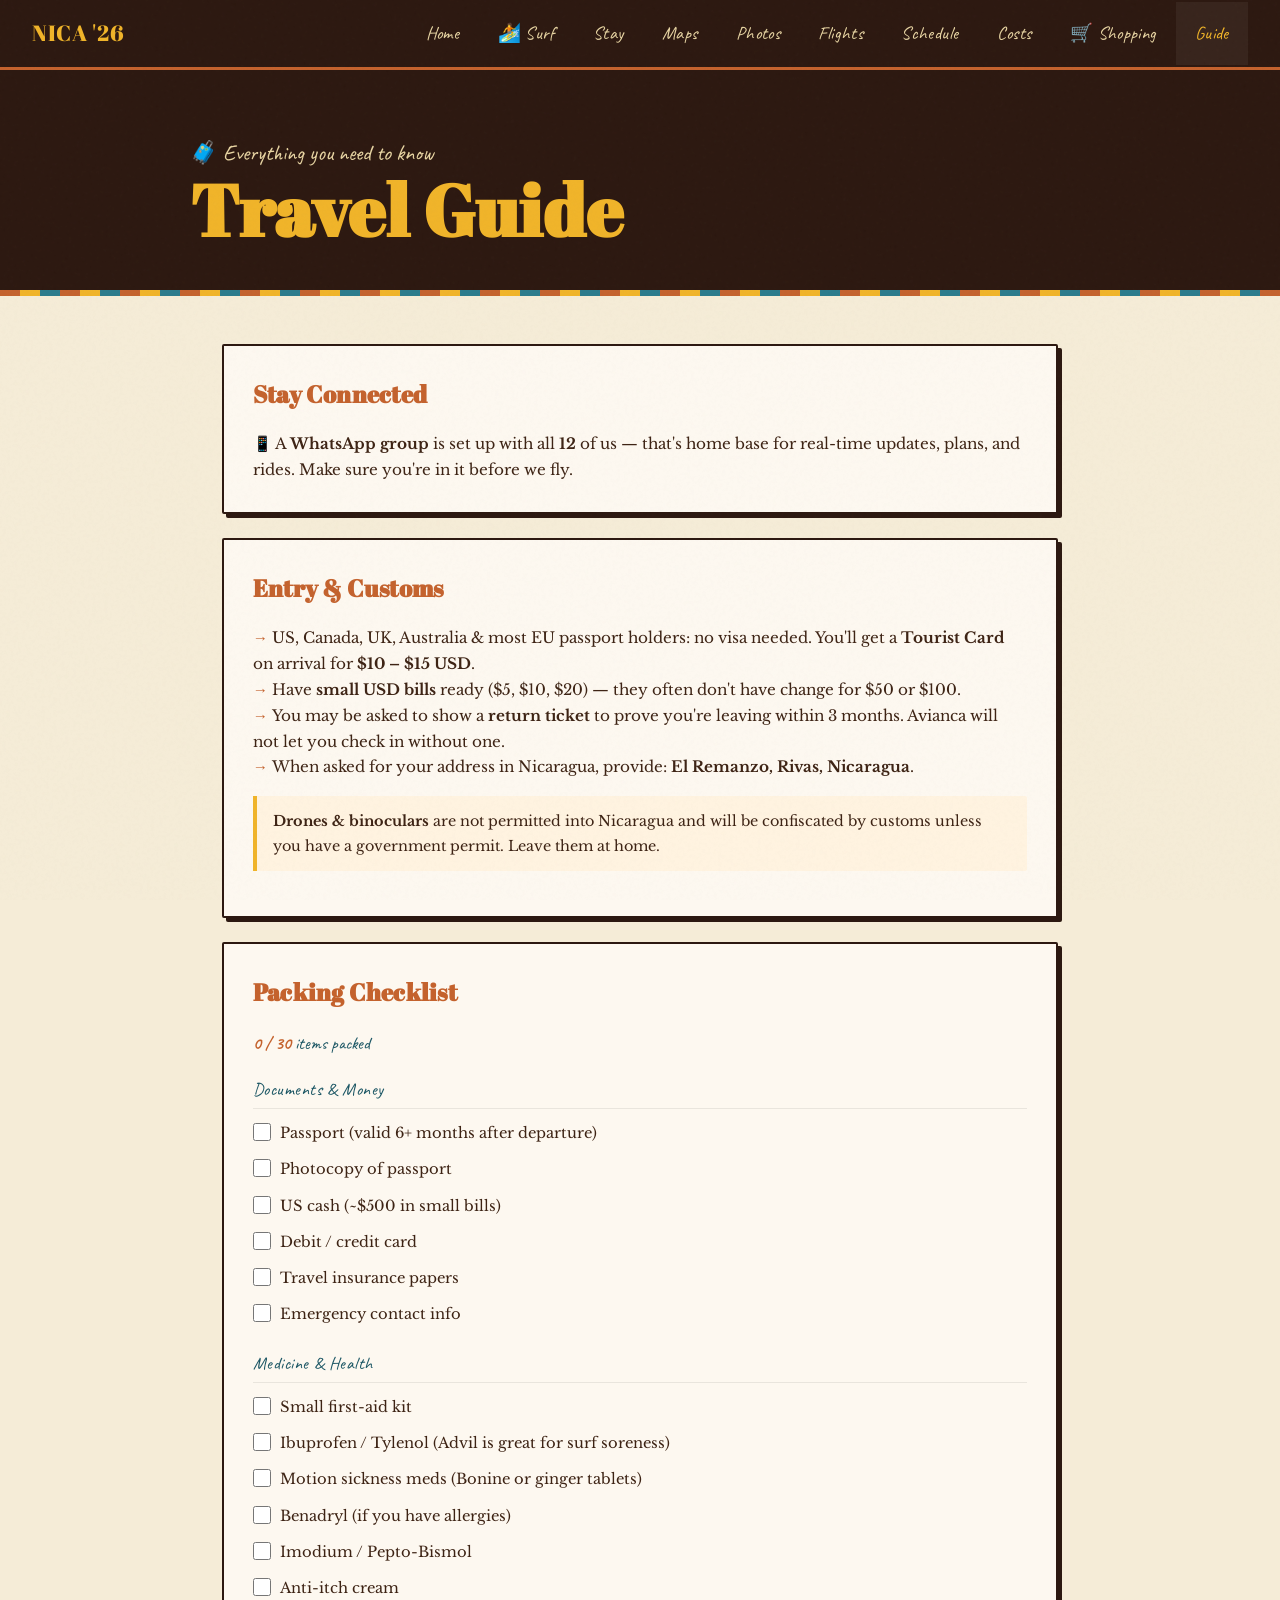
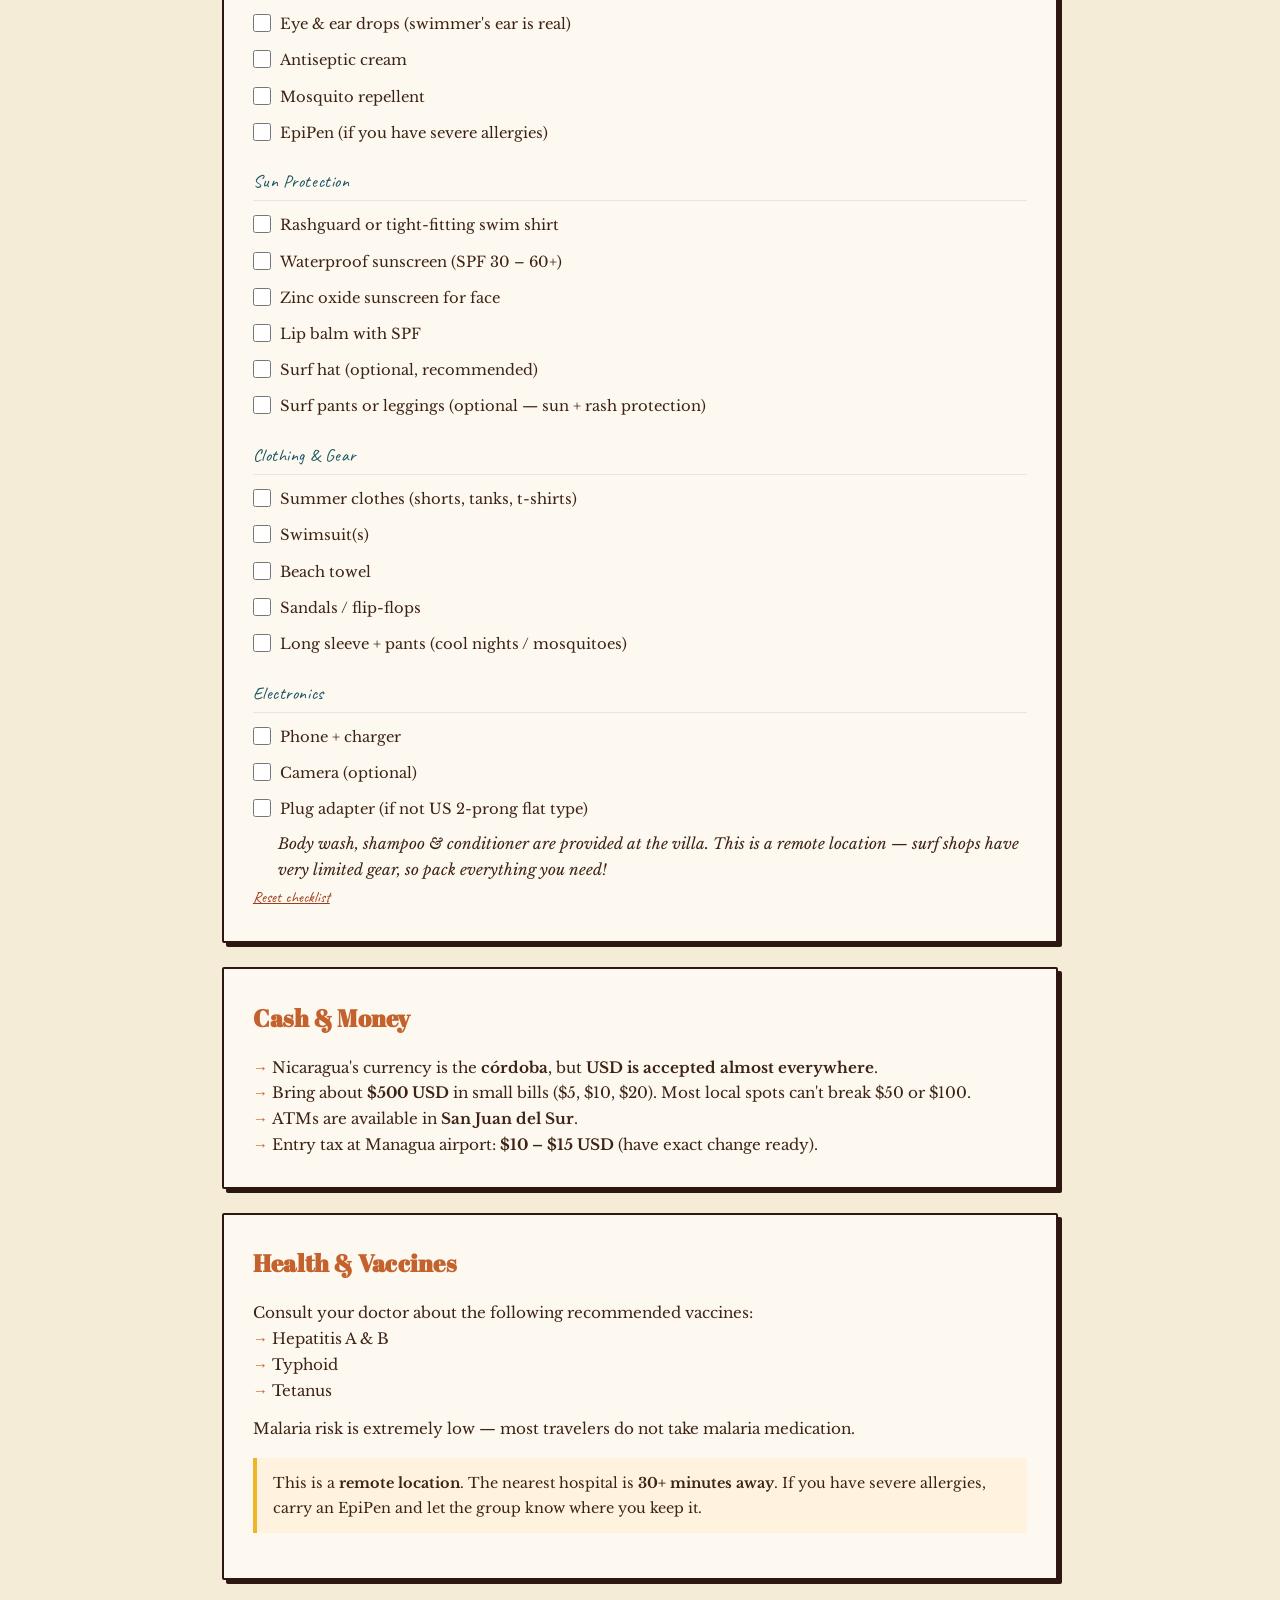
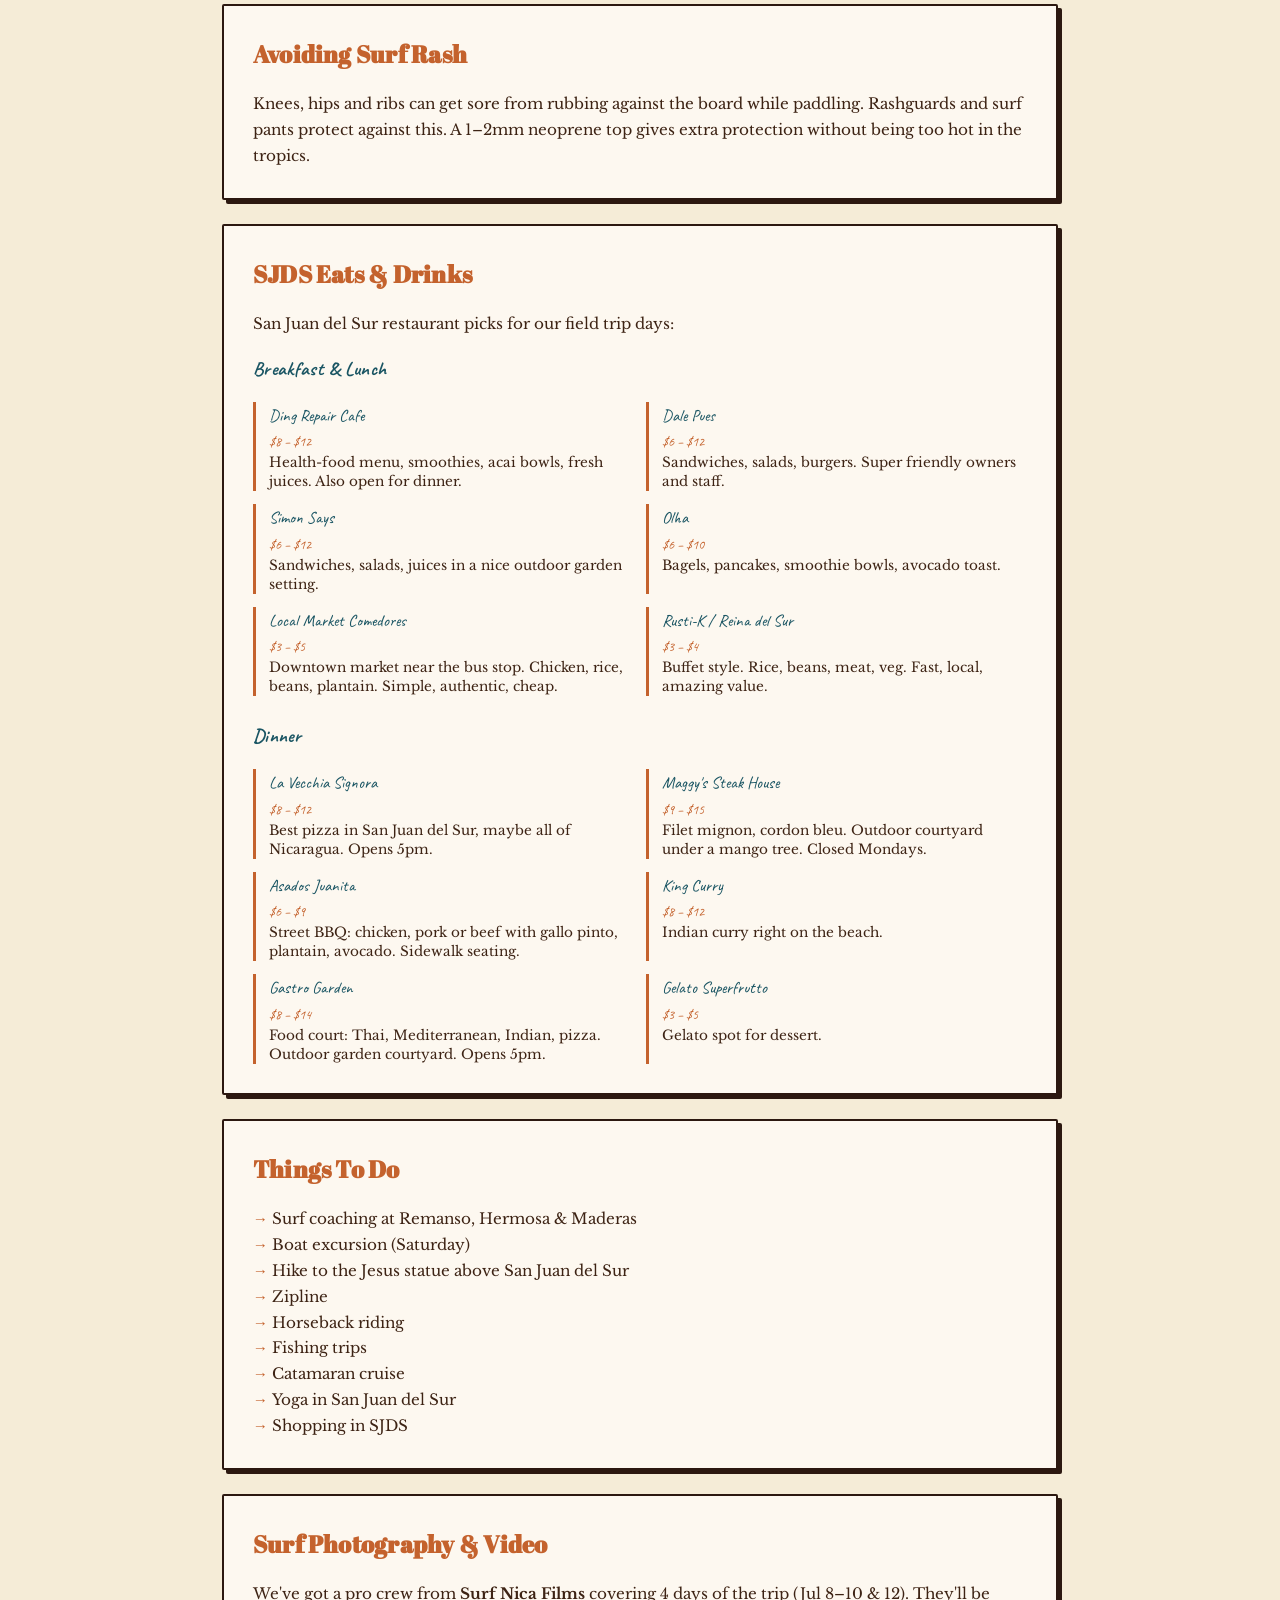
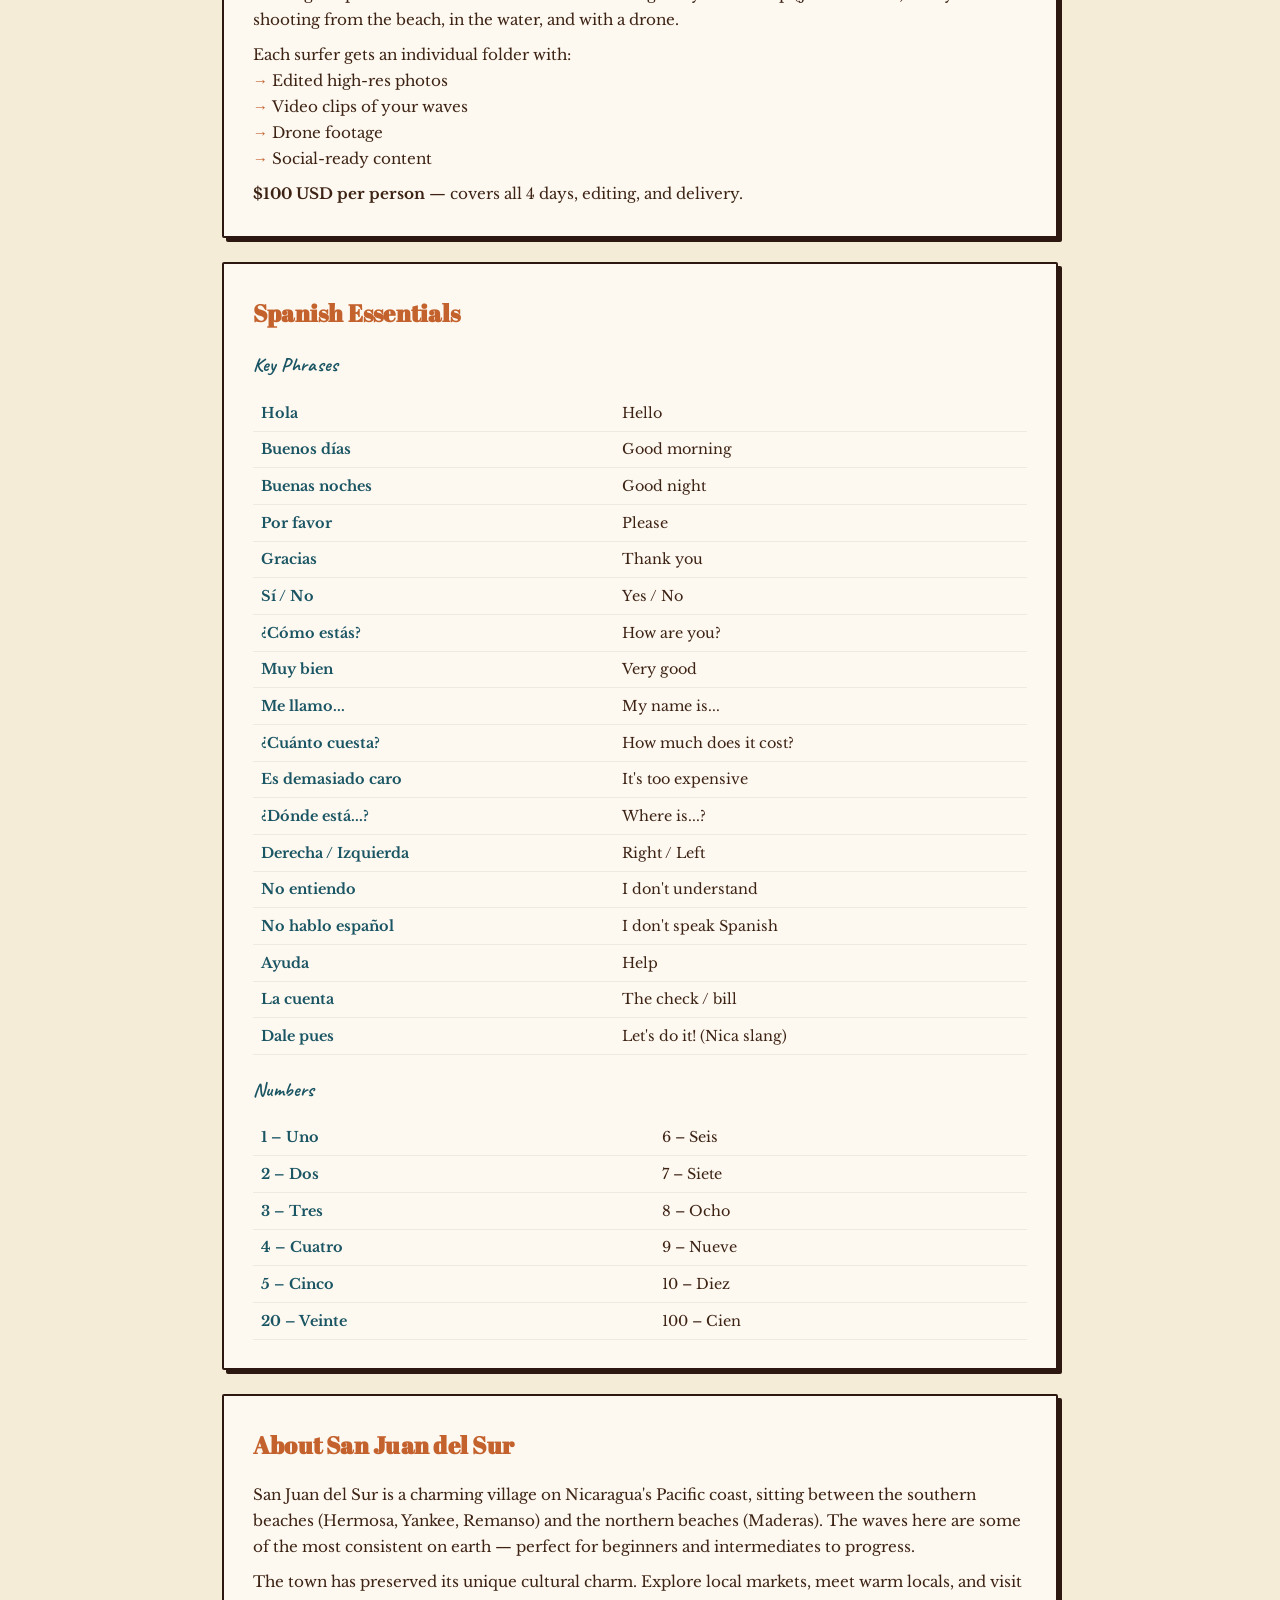
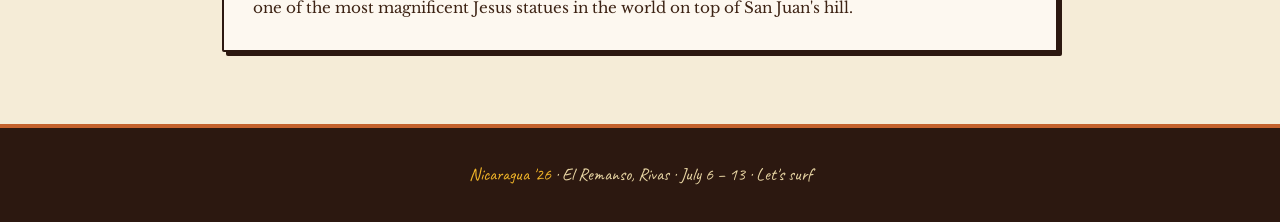
<file: site/guide.html>
<!DOCTYPE html>
<html lang="en">
<head>
  <meta charset="UTF-8">
  <meta name="viewport" content="width=device-width, initial-scale=1.0">
  <title>Travel Guide — Nicaragua '26</title>
  <link rel="stylesheet" href="css/style.css">
  <style>
    /* ── Checklist (mobile-first) ── */
    .pack-progress {
      font-family: 'Caveat', cursive;
      font-size: 1.1rem;
      color: var(--teal-dark);
      margin-bottom: 1rem;
    }
    .pack-progress strong { color: var(--terracotta); }
    .pack-cat {
      font-family: 'Caveat', cursive;
      font-size: 1.1rem;
      color: var(--teal-dark);
      margin: 1rem 0 0.4rem;
      letter-spacing: 0.03em;
      border-bottom: 1px solid rgba(0,0,0,0.08);
      padding-bottom: 0.2rem;
    }
    .pack-cat:first-of-type { margin-top: 0.5rem; }
    .pack-item {
      display: flex;
      align-items: flex-start;
      gap: 0.6rem;
      padding: 0.35rem 0;
      font-size: 0.92rem;
      cursor: pointer;
      -webkit-tap-highlight-color: transparent;
    }
    .pack-item input[type="checkbox"] {
      width: 18px;
      height: 18px;
      margin-top: 2px;
      flex-shrink: 0;
      accent-color: var(--teal);
    }
    .pack-item.checked span { text-decoration: line-through; opacity: 0.5; }
    .pack-note {
      font-size: 0.82rem;
      color: #7a5a3a;
      font-style: italic;
      margin: 0.2rem 0 0 1.6rem;
    }
    .pack-reset {
      background: none;
      border: none;
      font-family: 'Caveat', cursive;
      color: var(--rust);
      font-size: 0.95rem;
      cursor: pointer;
      padding: 0.3rem 0;
      text-decoration: underline;
    }

    /* ── Warning box ── */
    .warn-box {
      background: #fff3e0;
      border-left: 4px solid var(--yellow);
      padding: 0.8rem 1rem;
      margin: 1rem 0;
      font-size: 0.9rem;
      border-radius: 0 2px 2px 0;
    }

    /* ── Restaurant grid ── */
    .resto-grid {
      display: grid;
      grid-template-columns: 1fr;
      gap: 0.8rem;
      margin-top: 1rem;
    }
    .resto {
      border-left: 3px solid var(--terracotta);
      padding-left: 0.8rem;
    }
    .resto-name {
      font-family: 'Caveat', cursive;
      font-size: 1.05rem;
      color: var(--teal-dark);
    }
    .resto-price {
      font-family: 'Caveat', cursive;
      font-size: 0.85rem;
      color: var(--terracotta);
    }
    .resto-desc {
      font-size: 0.85rem;
      color: var(--ink);
      line-height: 1.4;
    }

    /* ── Phrase table ── */
    .phrase-table {
      width: 100%;
      border-collapse: collapse;
      margin-top: 0.8rem;
      font-size: 0.9rem;
    }
    .phrase-table td {
      padding: 0.35rem 0.5rem;
      border-bottom: 1px solid rgba(0,0,0,0.06);
    }
    .phrase-table td:first-child {
      font-weight: 700;
      color: var(--teal-dark);
      white-space: nowrap;
    }

    @media (min-width: 601px) {
      .resto-grid { grid-template-columns: 1fr 1fr; }
    }
  </style>
</head>
<body>

<nav>
  <a href="index.html" class="nav-logo">NICA '26</a>
  <ul class="nav-links">
    <li><a href="index.html">Home</a></li>
    <li><a href="surf.html">🏄 Surf</a></li>
    <li><a href="stay.html">Stay</a></li>
    <li><a href="maps.html">Maps</a></li>
    <li><a href="photos.html">Photos</a></li>
    <li><a href="flights.html">Flights</a></li>
    <li><a href="schedule.html">Schedule</a></li>
    <li><a href="costs.html">Costs</a></li>
    <li><a href="shopping.html">🛒 Shopping</a></li>
    <li><a href="guide.html" class="active">Guide</a></li>
  </ul>
</nav>

<div class="page-hero">
  <div class="container" style="padding: 0;">
    <p class="subtitle">🧳 Everything you need to know</p>
    <h1>Travel Guide</h1>
  </div>
</div>

<div class="container">

  <!-- Stay Connected -->
  <div class="card fade-up">
    <h2>Stay Connected</h2>
    <p>📱 A <strong>WhatsApp group</strong> is set up with all <strong>12</strong> of us — that's home base for real-time updates, plans, and rides. Make sure you're in it before we fly.</p>
  </div>

  <!-- Entry & Customs -->
  <div class="card fade-up">
    <h2>Entry & Customs</h2>
    <ul>
      <li>US, Canada, UK, Australia & most EU passport holders: no visa needed. You'll get a <strong>Tourist Card</strong> on arrival for <strong>$10 – $15 USD</strong>.</li>
      <li>Have <strong>small USD bills</strong> ready ($5, $10, $20) — they often don't have change for $50 or $100.</li>
      <li>You may be asked to show a <strong>return ticket</strong> to prove you're leaving within 3 months. Avianca will not let you check in without one.</li>
      <li>When asked for your address in Nicaragua, provide: <strong>El Remanzo, Rivas, Nicaragua</strong>.</li>
    </ul>
    <div class="warn-box">
      <strong>Drones & binoculars</strong> are not permitted into Nicaragua and will be confiscated by customs unless you have a government permit. Leave them at home.
    </div>
  </div>

  <!-- Packing Checklist -->
  <div class="card fade-up">
    <h2>Packing Checklist</h2>
    <div class="pack-progress" id="packProgress"></div>

    <div class="pack-cat">Documents & Money</div>
    <label class="pack-item"><input type="checkbox" data-key="p-passport"><span>Passport (valid 6+ months after departure)</span></label>
    <label class="pack-item"><input type="checkbox" data-key="p-passport-copy"><span>Photocopy of passport</span></label>
    <label class="pack-item"><input type="checkbox" data-key="p-cash"><span>US cash (~$500 in small bills)</span></label>
    <label class="pack-item"><input type="checkbox" data-key="p-cards"><span>Debit / credit card</span></label>
    <label class="pack-item"><input type="checkbox" data-key="p-insurance"><span>Travel insurance papers</span></label>
    <label class="pack-item"><input type="checkbox" data-key="p-emergency"><span>Emergency contact info</span></label>

    <div class="pack-cat">Medicine & Health</div>
    <label class="pack-item"><input type="checkbox" data-key="p-firstaid"><span>Small first-aid kit</span></label>
    <label class="pack-item"><input type="checkbox" data-key="p-painkillers"><span>Ibuprofen / Tylenol (Advil is great for surf soreness)</span></label>
    <label class="pack-item"><input type="checkbox" data-key="p-motion"><span>Motion sickness meds (Bonine or ginger tablets)</span></label>
    <label class="pack-item"><input type="checkbox" data-key="p-benadryl"><span>Benadryl (if you have allergies)</span></label>
    <label class="pack-item"><input type="checkbox" data-key="p-imodium"><span>Imodium / Pepto-Bismol</span></label>
    <label class="pack-item"><input type="checkbox" data-key="p-antiitch"><span>Anti-itch cream</span></label>
    <label class="pack-item"><input type="checkbox" data-key="p-eardrops"><span>Eye & ear drops (swimmer's ear is real)</span></label>
    <label class="pack-item"><input type="checkbox" data-key="p-antiseptic"><span>Antiseptic cream</span></label>
    <label class="pack-item"><input type="checkbox" data-key="p-bugspray"><span>Mosquito repellent</span></label>
    <label class="pack-item"><input type="checkbox" data-key="p-epipen"><span>EpiPen (if you have severe allergies)</span></label>

    <div class="pack-cat">Sun Protection</div>
    <label class="pack-item"><input type="checkbox" data-key="p-rashguard"><span>Rashguard or tight-fitting swim shirt</span></label>
    <label class="pack-item"><input type="checkbox" data-key="p-sunscreen"><span>Waterproof sunscreen (SPF 30 – 60+)</span></label>
    <label class="pack-item"><input type="checkbox" data-key="p-zinc"><span>Zinc oxide sunscreen for face</span></label>
    <label class="pack-item"><input type="checkbox" data-key="p-lipbalm"><span>Lip balm with SPF</span></label>
    <label class="pack-item"><input type="checkbox" data-key="p-surfhat"><span>Surf hat (optional, recommended)</span></label>
    <label class="pack-item"><input type="checkbox" data-key="p-surfpants"><span>Surf pants or leggings (optional — sun + rash protection)</span></label>

    <div class="pack-cat">Clothing & Gear</div>
    <label class="pack-item"><input type="checkbox" data-key="p-summer"><span>Summer clothes (shorts, tanks, t-shirts)</span></label>
    <label class="pack-item"><input type="checkbox" data-key="p-swimsuit"><span>Swimsuit(s)</span></label>
    <label class="pack-item"><input type="checkbox" data-key="p-towel"><span>Beach towel</span></label>
    <label class="pack-item"><input type="checkbox" data-key="p-sandals"><span>Sandals / flip-flops</span></label>
    <label class="pack-item"><input type="checkbox" data-key="p-longsleeve"><span>Long sleeve + pants (cool nights / mosquitoes)</span></label>

    <div class="pack-cat">Electronics</div>
    <label class="pack-item"><input type="checkbox" data-key="p-phone"><span>Phone + charger</span></label>
    <label class="pack-item"><input type="checkbox" data-key="p-camera"><span>Camera (optional)</span></label>
    <label class="pack-item"><input type="checkbox" data-key="p-adapter"><span>Plug adapter (if not US 2-prong flat type)</span></label>

    <p class="pack-note">Body wash, shampoo & conditioner are provided at the villa. This is a remote location — surf shops have very limited gear, so pack everything you need!</p>
    <button class="pack-reset" onclick="clearPacking()">Reset checklist</button>
  </div>

  <!-- Cash & Money -->
  <div class="card fade-up">
    <h2>Cash & Money</h2>
    <ul>
      <li>Nicaragua's currency is the <strong>c&oacute;rdoba</strong>, but <strong>USD is accepted almost everywhere</strong>.</li>
      <li>Bring about <strong>$500 USD</strong> in small bills ($5, $10, $20). Most local spots can't break $50 or $100.</li>
      <li>ATMs are available in <strong>San Juan del Sur</strong>.</li>
      <li>Entry tax at Managua airport: <strong>$10 – $15 USD</strong> (have exact change ready).</li>
    </ul>
  </div>

  <!-- Health -->
  <div class="card fade-up">
    <h2>Health & Vaccines</h2>
    <p>Consult your doctor about the following recommended vaccines:</p>
    <ul>
      <li>Hepatitis A & B</li>
      <li>Typhoid</li>
      <li>Tetanus</li>
    </ul>
    <p style="margin-top:0.8rem;">Malaria risk is extremely low — most travelers do not take malaria medication.</p>
    <div class="warn-box">
      This is a <strong>remote location</strong>. The nearest hospital is <strong>30+ minutes away</strong>. If you have severe allergies, carry an EpiPen and let the group know where you keep it.
    </div>
  </div>

  <!-- Rash Prevention -->
  <div class="card fade-up">
    <h2>Avoiding Surf Rash</h2>
    <p>Knees, hips and ribs can get sore from rubbing against the board while paddling. Rashguards and surf pants protect against this. A 1–2mm neoprene top gives extra protection without being too hot in the tropics.</p>
  </div>

  <!-- SJDS Restaurants -->
  <div class="card fade-up">
    <h2>SJDS Eats & Drinks</h2>
    <p style="margin-bottom:0.5rem;">San Juan del Sur restaurant picks for our field trip days:</p>

    <h3 style="margin-top:1rem;">Breakfast & Lunch</h3>
    <div class="resto-grid">
      <div class="resto">
        <div class="resto-name">Ding Repair Cafe</div>
        <div class="resto-price">$8 – $12</div>
        <div class="resto-desc">Health-food menu, smoothies, acai bowls, fresh juices. Also open for dinner.</div>
      </div>
      <div class="resto">
        <div class="resto-name">Dale Pues</div>
        <div class="resto-price">$6 – $12</div>
        <div class="resto-desc">Sandwiches, salads, burgers. Super friendly owners and staff.</div>
      </div>
      <div class="resto">
        <div class="resto-name">Simon Says</div>
        <div class="resto-price">$6 – $12</div>
        <div class="resto-desc">Sandwiches, salads, juices in a nice outdoor garden setting.</div>
      </div>
      <div class="resto">
        <div class="resto-name">Olha</div>
        <div class="resto-price">$6 – $10</div>
        <div class="resto-desc">Bagels, pancakes, smoothie bowls, avocado toast.</div>
      </div>
      <div class="resto">
        <div class="resto-name">Local Market Comedores</div>
        <div class="resto-price">$3 – $5</div>
        <div class="resto-desc">Downtown market near the bus stop. Chicken, rice, beans, plantain. Simple, authentic, cheap.</div>
      </div>
      <div class="resto">
        <div class="resto-name">Rusti-K / Reina del Sur</div>
        <div class="resto-price">$3 – $4</div>
        <div class="resto-desc">Buffet style. Rice, beans, meat, veg. Fast, local, amazing value.</div>
      </div>
    </div>

    <h3 style="margin-top:1.5rem;">Dinner</h3>
    <div class="resto-grid">
      <div class="resto">
        <div class="resto-name">La Vecchia Signora</div>
        <div class="resto-price">$8 – $12</div>
        <div class="resto-desc">Best pizza in San Juan del Sur, maybe all of Nicaragua. Opens 5pm.</div>
      </div>
      <div class="resto">
        <div class="resto-name">Maggy's Steak House</div>
        <div class="resto-price">$9 – $15</div>
        <div class="resto-desc">Filet mignon, cordon bleu. Outdoor courtyard under a mango tree. Closed Mondays.</div>
      </div>
      <div class="resto">
        <div class="resto-name">Asados Juanita</div>
        <div class="resto-price">$6 – $9</div>
        <div class="resto-desc">Street BBQ: chicken, pork or beef with gallo pinto, plantain, avocado. Sidewalk seating.</div>
      </div>
      <div class="resto">
        <div class="resto-name">King Curry</div>
        <div class="resto-price">$8 – $12</div>
        <div class="resto-desc">Indian curry right on the beach.</div>
      </div>
      <div class="resto">
        <div class="resto-name">Gastro Garden</div>
        <div class="resto-price">$8 – $14</div>
        <div class="resto-desc">Food court: Thai, Mediterranean, Indian, pizza. Outdoor garden courtyard. Opens 5pm.</div>
      </div>
      <div class="resto">
        <div class="resto-name">Gelato Superfrutto</div>
        <div class="resto-price">$3 – $5</div>
        <div class="resto-desc">Gelato spot for dessert.</div>
      </div>
    </div>
  </div>

  <!-- Activities -->
  <div class="card fade-up">
    <h2>Things To Do</h2>
    <ul>
      <li>Surf coaching at Remanso, Hermosa & Maderas</li>
      <li>Boat excursion (Saturday)</li>
      <li>Hike to the Jesus statue above San Juan del Sur</li>
      <li>Zipline</li>
      <li>Horseback riding</li>
      <li>Fishing trips</li>
      <li>Catamaran cruise</li>
      <li>Yoga in San Juan del Sur</li>
      <li>Shopping in SJDS</li>
    </ul>
  </div>

  <!-- Surf Photography -->
  <div class="card fade-up">
    <h2>Surf Photography & Video</h2>
    <p>We've got a pro crew from <strong>Surf Nica Films</strong> covering 4 days of the trip (Jul 8–10 & 12). They'll be shooting from the beach, in the water, and with a drone.</p>
    <p style="margin-top:0.6rem;">Each surfer gets an individual folder with:</p>
    <ul>
      <li>Edited high-res photos</li>
      <li>Video clips of your waves</li>
      <li>Drone footage</li>
      <li>Social-ready content</li>
    </ul>
    <p style="margin-top:0.6rem;"><strong>$100 USD per person</strong> — covers all 4 days, editing, and delivery.</p>
  </div>

  <!-- Spanish -->
  <div class="card fade-up">
    <h2>Spanish Essentials</h2>
    <h3>Key Phrases</h3>
    <table class="phrase-table">
      <tr><td>Hola</td><td>Hello</td></tr>
      <tr><td>Buenos d&iacute;as</td><td>Good morning</td></tr>
      <tr><td>Buenas noches</td><td>Good night</td></tr>
      <tr><td>Por favor</td><td>Please</td></tr>
      <tr><td>Gracias</td><td>Thank you</td></tr>
      <tr><td>S&iacute; / No</td><td>Yes / No</td></tr>
      <tr><td>&iquest;C&oacute;mo est&aacute;s?</td><td>How are you?</td></tr>
      <tr><td>Muy bien</td><td>Very good</td></tr>
      <tr><td>Me llamo...</td><td>My name is...</td></tr>
      <tr><td>&iquest;Cu&aacute;nto cuesta?</td><td>How much does it cost?</td></tr>
      <tr><td>Es demasiado caro</td><td>It's too expensive</td></tr>
      <tr><td>&iquest;D&oacute;nde est&aacute;...?</td><td>Where is...?</td></tr>
      <tr><td>Derecha / Izquierda</td><td>Right / Left</td></tr>
      <tr><td>No entiendo</td><td>I don't understand</td></tr>
      <tr><td>No hablo espa&ntilde;ol</td><td>I don't speak Spanish</td></tr>
      <tr><td>Ayuda</td><td>Help</td></tr>
      <tr><td>La cuenta</td><td>The check / bill</td></tr>
      <tr><td>Dale pues</td><td>Let's do it! (Nica slang)</td></tr>
    </table>

    <h3 style="margin-top:1.2rem;">Numbers</h3>
    <table class="phrase-table">
      <tr><td>1 – Uno</td><td>6 – Seis</td></tr>
      <tr><td>2 – Dos</td><td>7 – Siete</td></tr>
      <tr><td>3 – Tres</td><td>8 – Ocho</td></tr>
      <tr><td>4 – Cuatro</td><td>9 – Nueve</td></tr>
      <tr><td>5 – Cinco</td><td>10 – Diez</td></tr>
      <tr><td>20 – Veinte</td><td>100 – Cien</td></tr>
    </table>
  </div>

  <!-- About SJDS -->
  <div class="card fade-up">
    <h2>About San Juan del Sur</h2>
    <p>San Juan del Sur is a charming village on Nicaragua's Pacific coast, sitting between the southern beaches (Hermosa, Yankee, Remanso) and the northern beaches (Maderas). The waves here are some of the most consistent on earth — perfect for beginners and intermediates to progress.</p>
    <p style="margin-top:0.6rem;">The town has preserved its unique cultural charm. Explore local markets, meet warm locals, and visit one of the most magnificent Jesus statues in the world on top of San Juan's hill.</p>
  </div>

</div>

<footer>
  <span>Nicaragua '26</span> · El Remanso, Rivas · July 6 – 13 · Let's surf
</footer>

<script>
  // Interactive packing checklist with localStorage
  var boxes = document.querySelectorAll('.pack-item input[type="checkbox"]');

  function updateProgress() {
    var total = boxes.length;
    var checked = 0;
    boxes.forEach(function(cb) { if (cb.checked) checked++; });
    var el = document.getElementById('packProgress');
    if (checked === total) {
      el.innerHTML = '<strong>All packed!</strong> You\'re ready for Nicaragua.';
    } else {
      el.innerHTML = '<strong>' + checked + ' / ' + total + '</strong> items packed';
    }
  }

  boxes.forEach(function(cb) {
    var key = cb.getAttribute('data-key');
    if (localStorage.getItem(key) === '1') {
      cb.checked = true;
      cb.closest('.pack-item').classList.add('checked');
    }
    cb.addEventListener('change', function() {
      localStorage.setItem(key, cb.checked ? '1' : '0');
      cb.closest('.pack-item').classList.toggle('checked', cb.checked);
      updateProgress();
    });
  });

  function clearPacking() {
    boxes.forEach(function(cb) {
      cb.checked = false;
      localStorage.setItem(cb.getAttribute('data-key'), '0');
      cb.closest('.pack-item').classList.remove('checked');
    });
    updateProgress();
  }

  updateProgress();
</script>

</body>
</html>
</file>
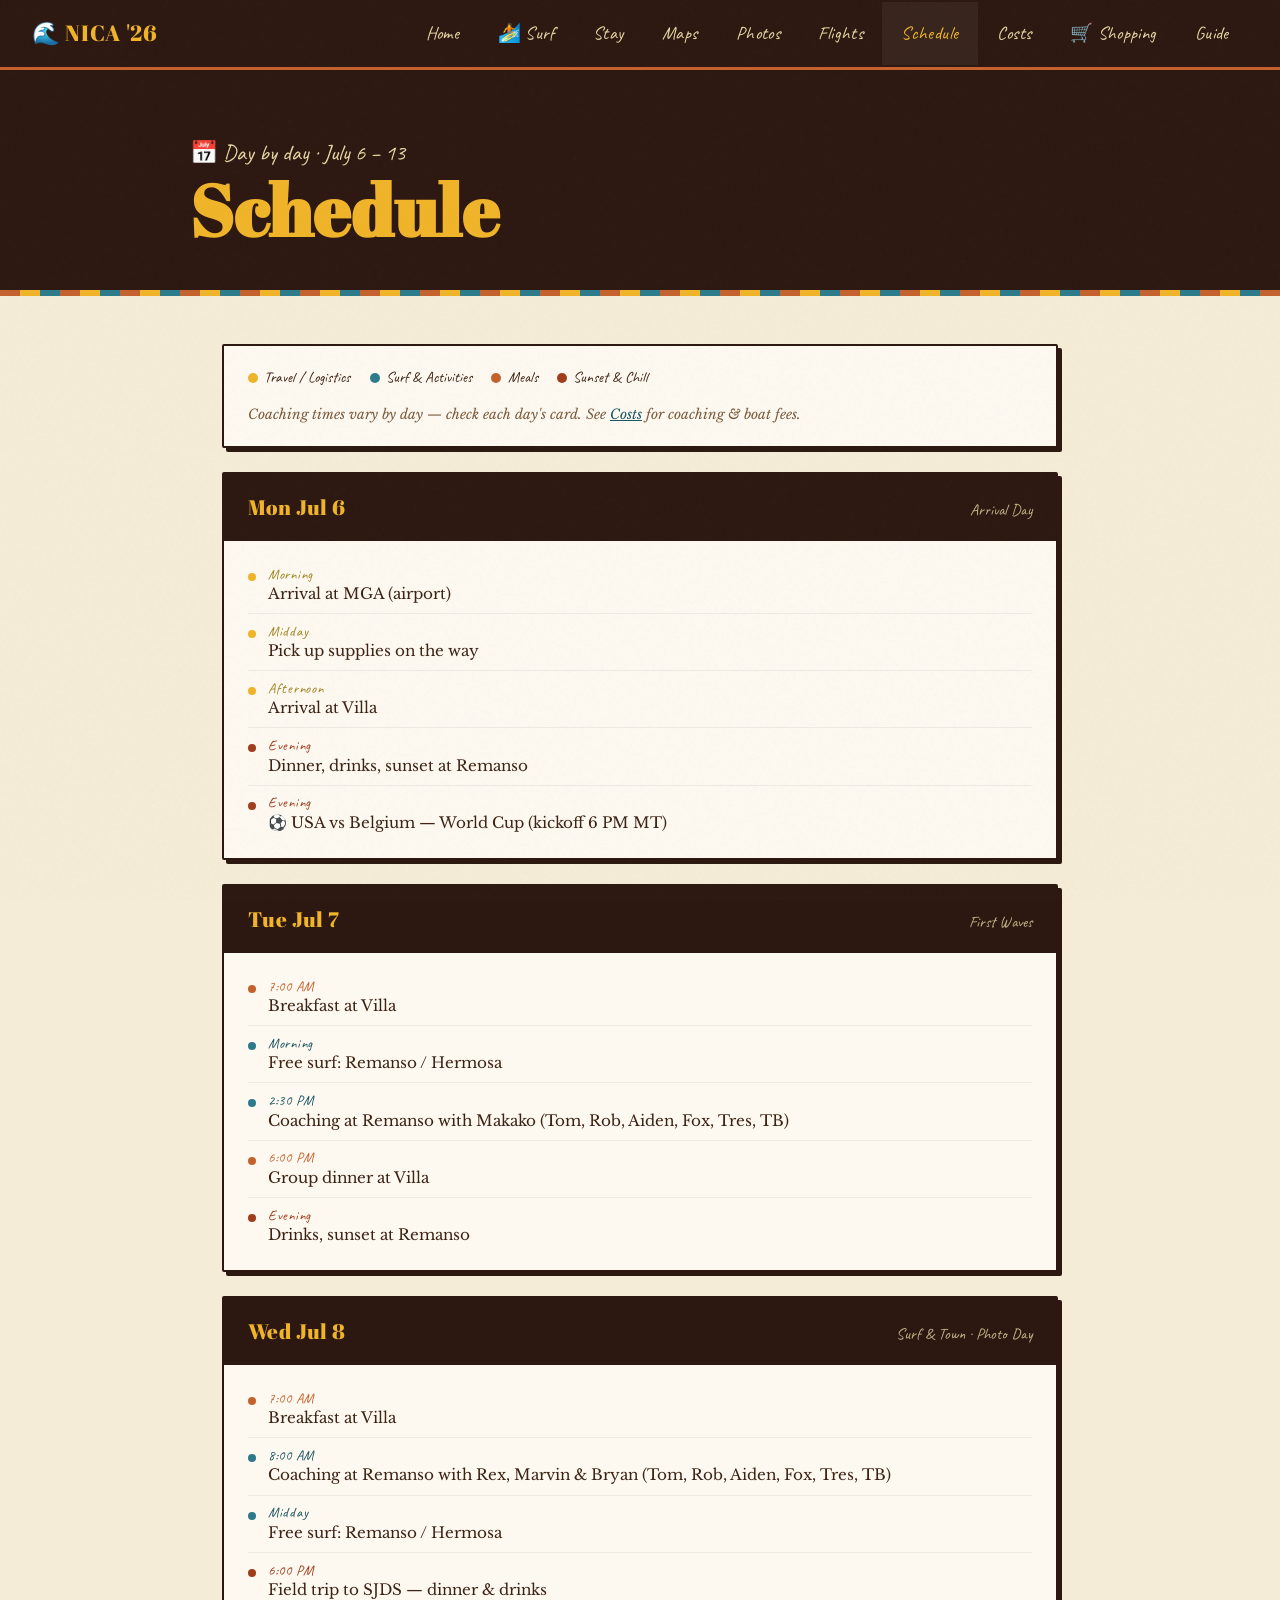
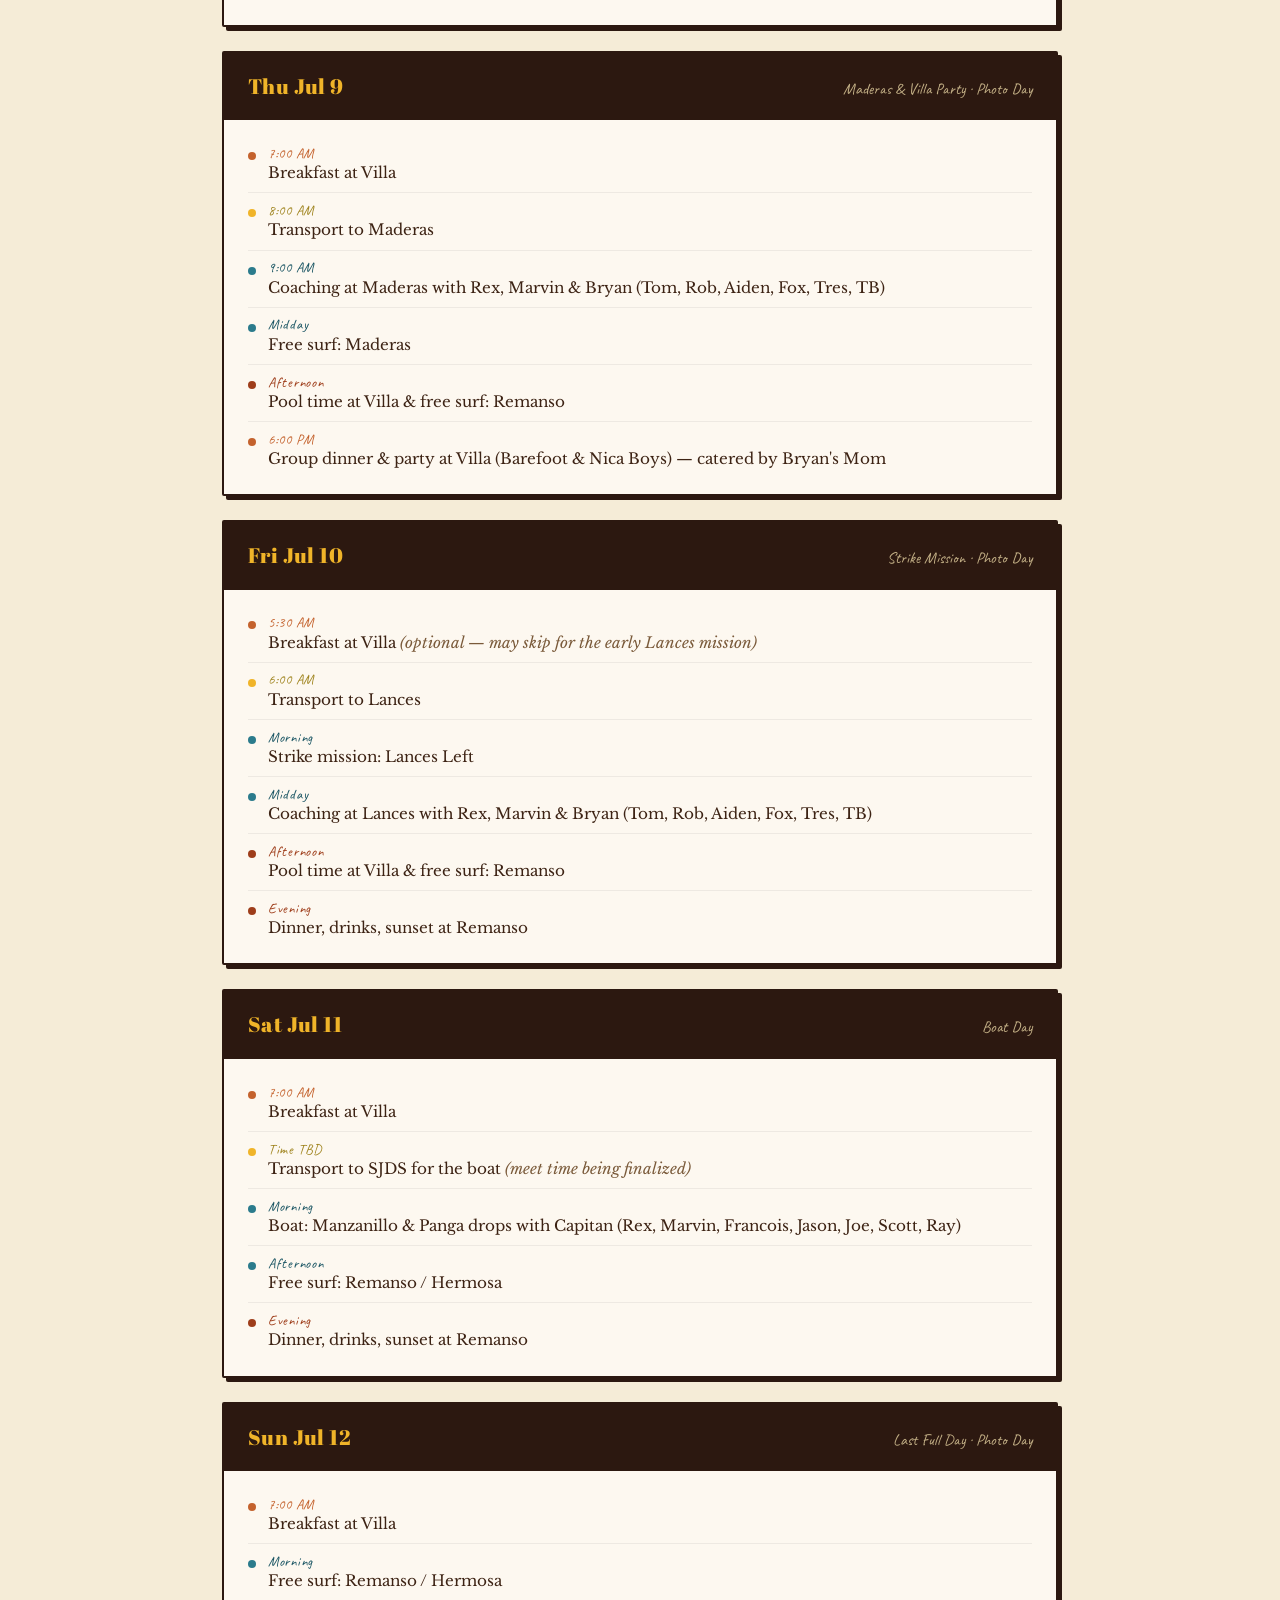
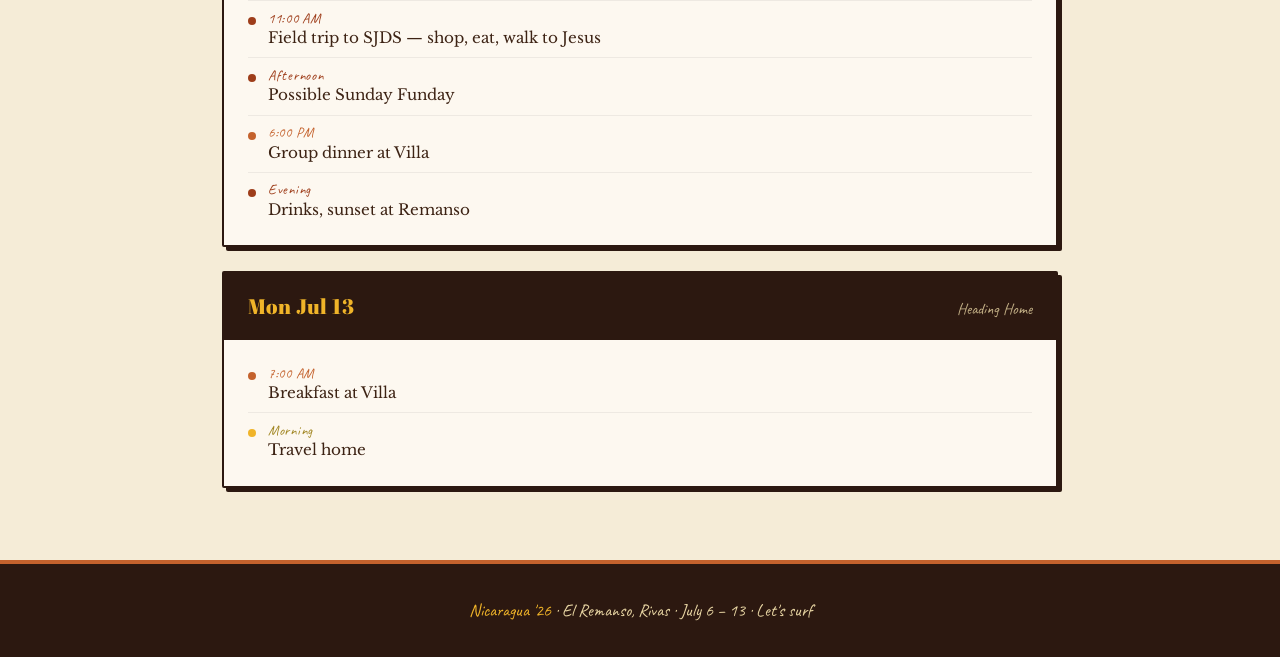
<file: site/schedule.html>
<!DOCTYPE html>
<html lang="en">
<head>
  <meta charset="UTF-8">
  <meta name="viewport" content="width=device-width, initial-scale=1.0">
  <title>Schedule — Nicaragua '26</title>
  <link rel="stylesheet" href="css/style.css">
  <style>
    /* ── Schedule (mobile-first) ── */
    .legend {
      display: flex;
      flex-wrap: wrap;
      gap: 0.6rem 1.2rem;
      margin-bottom: 0.5rem;
    }
    .legend-item {
      display: flex;
      align-items: center;
      gap: 0.4rem;
      font-family: 'Caveat', cursive;
      font-size: 0.95rem;
      color: var(--ink);
    }
    .legend-dot {
      width: 10px;
      height: 10px;
      border-radius: 50%;
      flex-shrink: 0;
    }

    .day-card {
      background: var(--white-warm);
      border: 2px solid var(--dark);
      border-radius: 2px;
      margin-bottom: 1.5rem;
      box-shadow: 4px 4px 0 var(--dark);
      overflow: hidden;
    }

    .day-header {
      background: var(--dark);
      padding: 0.8rem 1.2rem;
      display: flex;
      align-items: baseline;
      justify-content: space-between;
      gap: 0.5rem;
    }
    .day-date {
      font-family: 'Abril Fatface', serif;
      color: var(--yellow);
      font-size: 1.15rem;
      letter-spacing: 0.02em;
    }
    .day-vibe {
      font-family: 'Caveat', cursive;
      color: var(--sand);
      font-size: 1rem;
      opacity: 0.8;
    }

    .day-events {
      padding: 0.8rem 1.2rem;
    }

    .event {
      display: flex;
      align-items: flex-start;
      gap: 0.75rem;
      padding: 0.55rem 0;
      border-bottom: 1px solid rgba(0,0,0,0.06);
    }
    .event:last-child { border-bottom: none; }

    .event-marker {
      width: 8px;
      height: 8px;
      border-radius: 50%;
      flex-shrink: 0;
      margin-top: 0.45rem;
    }

    .event-body { flex: 1; min-width: 0; }

    .event-time {
      font-family: 'Caveat', cursive;
      font-size: 0.85rem;
      letter-spacing: 0.05em;
      line-height: 1.2;
    }
    .event-activity {
      font-size: 0.92rem;
      color: var(--ink);
      line-height: 1.4;
    }

    /* category colors */
    .cat-travel .event-marker { background: var(--yellow); }
    .cat-travel .event-time   { color: #a08520; }

    .cat-surf .event-marker { background: var(--teal); }
    .cat-surf .event-time   { color: var(--teal-dark); }

    .cat-meal .event-marker { background: var(--terracotta); }
    .cat-meal .event-time   { color: var(--terracotta); }

    .cat-chill .event-marker { background: var(--rust); }
    .cat-chill .event-time   { color: var(--rust); }

    /* ── Desktop ── */
    @media (min-width: 601px) {
      .day-header { padding: 1rem 1.5rem; }
      .day-date { font-size: 1.3rem; }
      .day-events { padding: 1rem 1.5rem; }
      .event-time { font-size: 0.9rem; }
      .event-activity { font-size: 0.95rem; }
    }
  </style>
</head>
<body>

<nav>
  <a href="index.html" class="nav-logo">🌊 NICA '26</a>
  <ul class="nav-links">
    <li><a href="index.html">Home</a></li>
    <li><a href="surf.html">🏄 Surf</a></li>
    <li><a href="stay.html">Stay</a></li>
    <li><a href="maps.html">Maps</a></li>
    <li><a href="photos.html">Photos</a></li>
    <li><a href="flights.html">Flights</a></li>
    <li><a href="schedule.html" class="active">Schedule</a></li>
    <li><a href="costs.html">Costs</a></li>
    <li><a href="shopping.html">🛒 Shopping</a></li>
    <li><a href="guide.html">Guide</a></li>
  </ul>
</nav>

<div class="page-hero">
  <div class="container" style="padding: 0;">
    <p class="subtitle">📅 Day by day · July 6 – 13</p>
    <h1>Schedule</h1>
  </div>
</div>

<div class="container">

  <!-- Legend -->
  <div class="card fade-up" style="padding: 1.2rem 1.5rem;">
    <div class="legend">
      <div class="legend-item"><span class="legend-dot" style="background:var(--yellow);"></span> Travel / Logistics</div>
      <div class="legend-item"><span class="legend-dot" style="background:var(--teal);"></span> Surf & Activities</div>
      <div class="legend-item"><span class="legend-dot" style="background:var(--terracotta);"></span> Meals</div>
      <div class="legend-item"><span class="legend-dot" style="background:var(--rust);"></span> Sunset & Chill</div>
    </div>
    <p style="font-size:0.85rem; color:#7a5a3a; font-style:italic; margin-top:0.8rem;">
      Coaching times vary by day — check each day's card. See <a href="costs.html" style="color:var(--teal-dark);">Costs</a> for coaching & boat fees.
    </p>
  </div>

  <!-- Day 1 -->
  <div class="day-card fade-up">
    <div class="day-header">
      <span class="day-date">Mon Jul 6</span>
      <span class="day-vibe">Arrival Day</span>
    </div>
    <div class="day-events">
      <div class="event cat-travel">
        <span class="event-marker"></span>
        <div class="event-body">
          <div class="event-time">Morning</div>
          <div class="event-activity">Arrival at MGA (airport)</div>
        </div>
      </div>
      <div class="event cat-travel">
        <span class="event-marker"></span>
        <div class="event-body">
          <div class="event-time">Midday</div>
          <div class="event-activity">Pick up supplies on the way</div>
        </div>
      </div>
      <div class="event cat-travel">
        <span class="event-marker"></span>
        <div class="event-body">
          <div class="event-time">Afternoon</div>
          <div class="event-activity">Arrival at Villa</div>
        </div>
      </div>
      <div class="event cat-chill">
        <span class="event-marker"></span>
        <div class="event-body">
          <div class="event-time">Evening</div>
          <div class="event-activity">Dinner, drinks, sunset at Remanso</div>
        </div>
      </div>
      <div class="event cat-chill">
        <span class="event-marker"></span>
        <div class="event-body">
          <div class="event-time">Evening</div>
          <div class="event-activity">⚽ USA vs Belgium — World Cup (kickoff 6 PM MT)</div>
        </div>
      </div>
    </div>
  </div>

  <!-- Day 2 -->
  <div class="day-card fade-up">
    <div class="day-header">
      <span class="day-date">Tue Jul 7</span>
      <span class="day-vibe">First Waves</span>
    </div>
    <div class="day-events">
      <div class="event cat-meal">
        <span class="event-marker"></span>
        <div class="event-body">
          <div class="event-time">7:00 AM</div>
          <div class="event-activity">Breakfast at Villa</div>
        </div>
      </div>
      <div class="event cat-surf">
        <span class="event-marker"></span>
        <div class="event-body">
          <div class="event-time">Morning</div>
          <div class="event-activity">Free surf: Remanso / Hermosa</div>
        </div>
      </div>
      <div class="event cat-surf">
        <span class="event-marker"></span>
        <div class="event-body">
          <div class="event-time">2:30 PM</div>
          <div class="event-activity">Coaching at Remanso with Makako (Tom, Rob, Aiden, Fox, Tres, TB)</div>
        </div>
      </div>
      <div class="event cat-meal">
        <span class="event-marker"></span>
        <div class="event-body">
          <div class="event-time">6:00 PM</div>
          <div class="event-activity">Group dinner at Villa</div>
        </div>
      </div>
      <div class="event cat-chill">
        <span class="event-marker"></span>
        <div class="event-body">
          <div class="event-time">Evening</div>
          <div class="event-activity">Drinks, sunset at Remanso</div>
        </div>
      </div>
    </div>
  </div>

  <!-- Day 3 -->
  <div class="day-card fade-up">
    <div class="day-header">
      <span class="day-date">Wed Jul 8</span>
      <span class="day-vibe">Surf & Town · Photo Day</span>
    </div>
    <div class="day-events">
      <div class="event cat-meal">
        <span class="event-marker"></span>
        <div class="event-body">
          <div class="event-time">7:00 AM</div>
          <div class="event-activity">Breakfast at Villa</div>
        </div>
      </div>
      <div class="event cat-surf">
        <span class="event-marker"></span>
        <div class="event-body">
          <div class="event-time">8:00 AM</div>
          <div class="event-activity">Coaching at Remanso with Rex, Marvin & Bryan (Tom, Rob, Aiden, Fox, Tres, TB)</div>
        </div>
      </div>
      <div class="event cat-surf">
        <span class="event-marker"></span>
        <div class="event-body">
          <div class="event-time">Midday</div>
          <div class="event-activity">Free surf: Remanso / Hermosa</div>
        </div>
      </div>
      <div class="event cat-chill">
        <span class="event-marker"></span>
        <div class="event-body">
          <div class="event-time">6:00 PM</div>
          <div class="event-activity">Field trip to SJDS — dinner & drinks</div>
        </div>
      </div>
    </div>
  </div>

  <!-- Day 4 -->
  <div class="day-card fade-up">
    <div class="day-header">
      <span class="day-date">Thu Jul 9</span>
      <span class="day-vibe">Maderas & Villa Party · Photo Day</span>
    </div>
    <div class="day-events">
      <div class="event cat-meal">
        <span class="event-marker"></span>
        <div class="event-body">
          <div class="event-time">7:00 AM</div>
          <div class="event-activity">Breakfast at Villa</div>
        </div>
      </div>
      <div class="event cat-travel">
        <span class="event-marker"></span>
        <div class="event-body">
          <div class="event-time">8:00 AM</div>
          <div class="event-activity">Transport to Maderas</div>
        </div>
      </div>
      <div class="event cat-surf">
        <span class="event-marker"></span>
        <div class="event-body">
          <div class="event-time">9:00 AM</div>
          <div class="event-activity">Coaching at Maderas with Rex, Marvin & Bryan (Tom, Rob, Aiden, Fox, Tres, TB)</div>
        </div>
      </div>
      <div class="event cat-surf">
        <span class="event-marker"></span>
        <div class="event-body">
          <div class="event-time">Midday</div>
          <div class="event-activity">Free surf: Maderas</div>
        </div>
      </div>
      <div class="event cat-chill">
        <span class="event-marker"></span>
        <div class="event-body">
          <div class="event-time">Afternoon</div>
          <div class="event-activity">Pool time at Villa & free surf: Remanso</div>
        </div>
      </div>
      <div class="event cat-meal">
        <span class="event-marker"></span>
        <div class="event-body">
          <div class="event-time">6:00 PM</div>
          <div class="event-activity">Group dinner & party at Villa (Barefoot & Nica Boys) — catered by Bryan's Mom</div>
        </div>
      </div>
    </div>
  </div>

  <!-- Day 5 -->
  <div class="day-card fade-up">
    <div class="day-header">
      <span class="day-date">Fri Jul 10</span>
      <span class="day-vibe">Strike Mission · Photo Day</span>
    </div>
    <div class="day-events">
      <div class="event cat-meal">
        <span class="event-marker"></span>
        <div class="event-body">
          <div class="event-time">5:30 AM</div>
          <div class="event-activity">Breakfast at Villa <em style="color:#7a5a3a;">(optional — may skip for the early Lances mission)</em></div>
        </div>
      </div>
      <div class="event cat-travel">
        <span class="event-marker"></span>
        <div class="event-body">
          <div class="event-time">6:00 AM</div>
          <div class="event-activity">Transport to Lances</div>
        </div>
      </div>
      <div class="event cat-surf">
        <span class="event-marker"></span>
        <div class="event-body">
          <div class="event-time">Morning</div>
          <div class="event-activity">Strike mission: Lances Left</div>
        </div>
      </div>
      <div class="event cat-surf">
        <span class="event-marker"></span>
        <div class="event-body">
          <div class="event-time">Midday</div>
          <div class="event-activity">Coaching at Lances with Rex, Marvin & Bryan (Tom, Rob, Aiden, Fox, Tres, TB)</div>
        </div>
      </div>
      <div class="event cat-chill">
        <span class="event-marker"></span>
        <div class="event-body">
          <div class="event-time">Afternoon</div>
          <div class="event-activity">Pool time at Villa & free surf: Remanso</div>
        </div>
      </div>
      <div class="event cat-chill">
        <span class="event-marker"></span>
        <div class="event-body">
          <div class="event-time">Evening</div>
          <div class="event-activity">Dinner, drinks, sunset at Remanso</div>
        </div>
      </div>
    </div>
  </div>

  <!-- Day 6 -->
  <div class="day-card fade-up">
    <div class="day-header">
      <span class="day-date">Sat Jul 11</span>
      <span class="day-vibe">Boat Day</span>
    </div>
    <div class="day-events">
      <div class="event cat-meal">
        <span class="event-marker"></span>
        <div class="event-body">
          <div class="event-time">7:00 AM</div>
          <div class="event-activity">Breakfast at Villa</div>
        </div>
      </div>
      <div class="event cat-travel">
        <span class="event-marker"></span>
        <div class="event-body">
          <div class="event-time">Time TBD</div>
          <div class="event-activity">Transport to SJDS for the boat <em style="color:#7a5a3a;">(meet time being finalized)</em></div>
        </div>
      </div>
      <div class="event cat-surf">
        <span class="event-marker"></span>
        <div class="event-body">
          <div class="event-time">Morning</div>
          <div class="event-activity">Boat: Manzanillo & Panga drops with Capitan (Rex, Marvin, Francois, Jason, Joe, Scott, Ray)</div>
        </div>
      </div>
      <div class="event cat-surf">
        <span class="event-marker"></span>
        <div class="event-body">
          <div class="event-time">Afternoon</div>
          <div class="event-activity">Free surf: Remanso / Hermosa</div>
        </div>
      </div>
      <div class="event cat-chill">
        <span class="event-marker"></span>
        <div class="event-body">
          <div class="event-time">Evening</div>
          <div class="event-activity">Dinner, drinks, sunset at Remanso</div>
        </div>
      </div>
    </div>
  </div>

  <!-- Day 7 -->
  <div class="day-card fade-up">
    <div class="day-header">
      <span class="day-date">Sun Jul 12</span>
      <span class="day-vibe">Last Full Day · Photo Day</span>
    </div>
    <div class="day-events">
      <div class="event cat-meal">
        <span class="event-marker"></span>
        <div class="event-body">
          <div class="event-time">7:00 AM</div>
          <div class="event-activity">Breakfast at Villa</div>
        </div>
      </div>
      <div class="event cat-surf">
        <span class="event-marker"></span>
        <div class="event-body">
          <div class="event-time">Morning</div>
          <div class="event-activity">Free surf: Remanso / Hermosa</div>
        </div>
      </div>
      <div class="event cat-chill">
        <span class="event-marker"></span>
        <div class="event-body">
          <div class="event-time">11:00 AM</div>
          <div class="event-activity">Field trip to SJDS — shop, eat, walk to Jesus</div>
        </div>
      </div>
      <div class="event cat-chill">
        <span class="event-marker"></span>
        <div class="event-body">
          <div class="event-time">Afternoon</div>
          <div class="event-activity">Possible Sunday Funday</div>
        </div>
      </div>
      <div class="event cat-meal">
        <span class="event-marker"></span>
        <div class="event-body">
          <div class="event-time">6:00 PM</div>
          <div class="event-activity">Group dinner at Villa</div>
        </div>
      </div>
      <div class="event cat-chill">
        <span class="event-marker"></span>
        <div class="event-body">
          <div class="event-time">Evening</div>
          <div class="event-activity">Drinks, sunset at Remanso</div>
        </div>
      </div>
    </div>
  </div>

  <!-- Day 8 -->
  <div class="day-card fade-up">
    <div class="day-header">
      <span class="day-date">Mon Jul 13</span>
      <span class="day-vibe">Heading Home</span>
    </div>
    <div class="day-events">
      <div class="event cat-meal">
        <span class="event-marker"></span>
        <div class="event-body">
          <div class="event-time">7:00 AM</div>
          <div class="event-activity">Breakfast at Villa</div>
        </div>
      </div>
      <div class="event cat-travel">
        <span class="event-marker"></span>
        <div class="event-body">
          <div class="event-time">Morning</div>
          <div class="event-activity">Travel home</div>
        </div>
      </div>
    </div>
  </div>

</div>

<footer>
  <span>Nicaragua '26</span> · El Remanso, Rivas · July 6 – 13 · Let's surf
</footer>

</body>
</html>
</file>
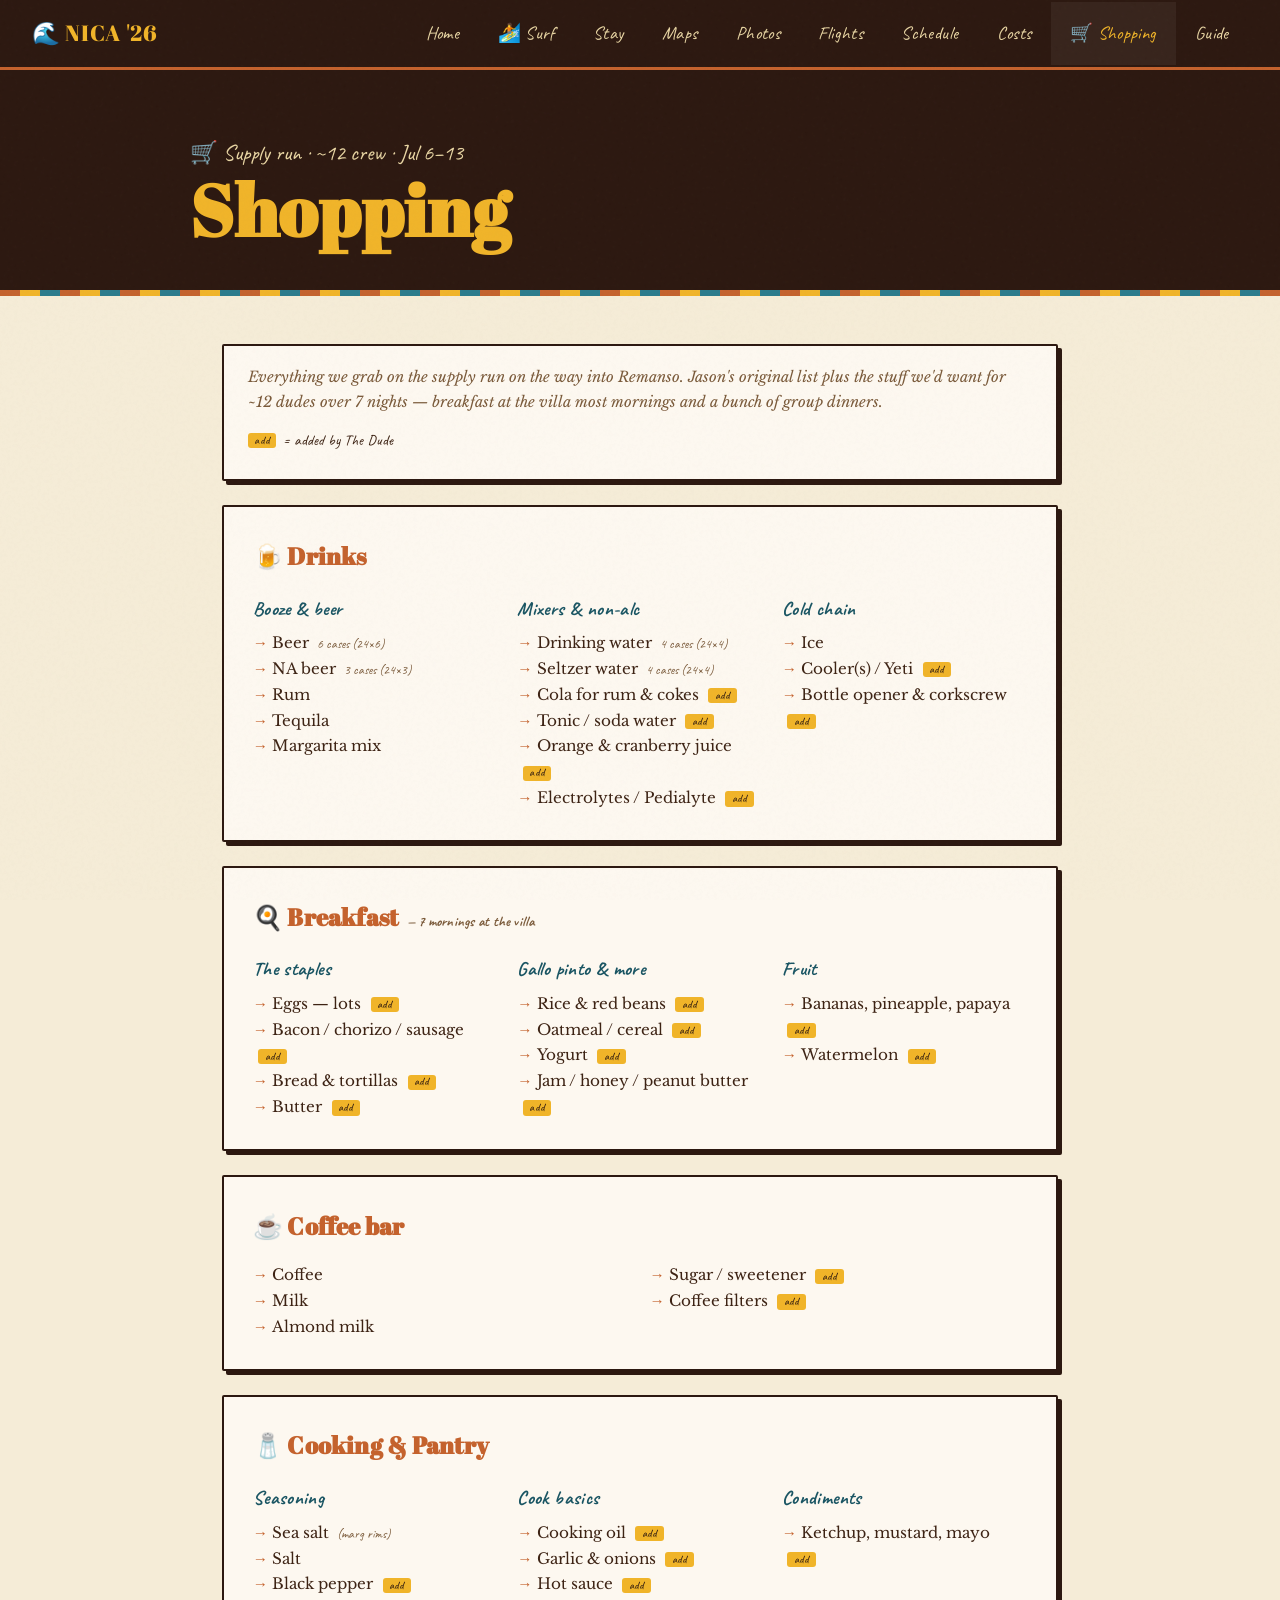
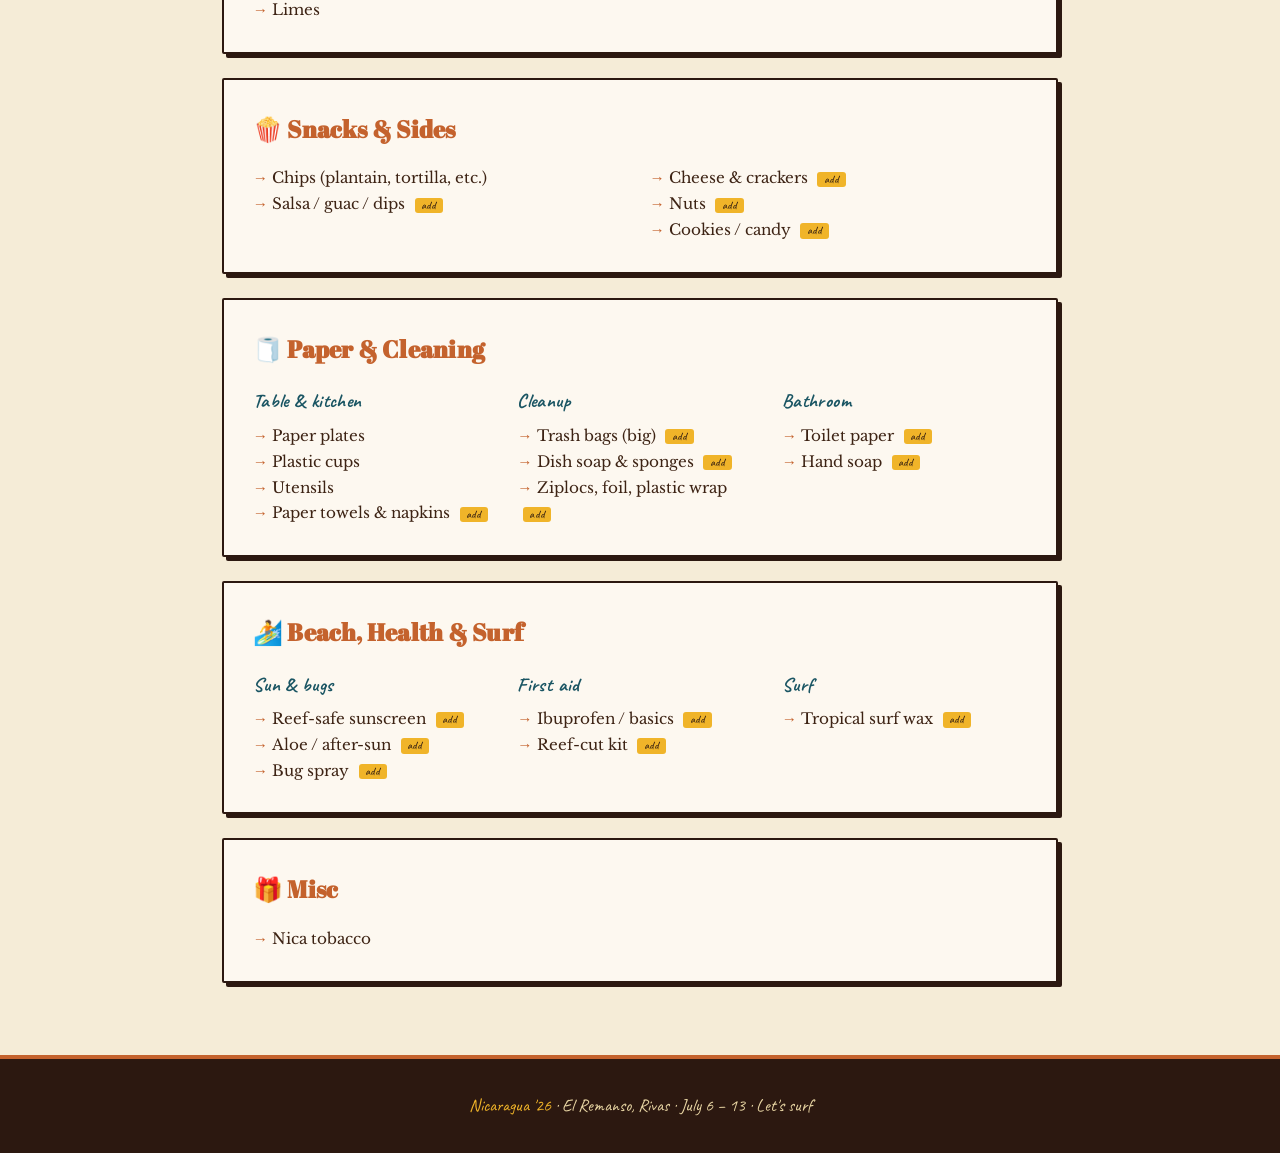
<file: site/shopping.html>
<!DOCTYPE html>
<html lang="en">
<head>
  <meta charset="UTF-8">
  <meta name="viewport" content="width=device-width, initial-scale=1.0">
  <title>Shopping — Nicaragua '26</title>
  <link rel="stylesheet" href="css/style.css">
  <style>
    /* ── Shopping list ── */
    .shop-legend {
      display: flex;
      flex-wrap: wrap;
      gap: 0.5rem 1.2rem;
      margin-bottom: 0.4rem;
      align-items: center;
    }
    .shop-legend .chip {
      font-family: 'Caveat', cursive;
      font-size: 0.95rem;
      color: var(--ink);
      display: inline-flex;
      align-items: center;
      gap: 0.4rem;
    }

    /* "new" badge for items The Dude added */
    .tag-new {
      display: inline-block;
      background: var(--yellow);
      color: var(--dark);
      font-family: 'Caveat', cursive;
      font-size: 0.72rem;
      line-height: 1;
      padding: 0.12rem 0.4rem;
      border-radius: 3px;
      margin-left: 0.35rem;
      letter-spacing: 0.02em;
      vertical-align: middle;
    }

    /* qty hint */
    .qty {
      font-family: 'Caveat', cursive;
      font-size: 0.82rem;
      color: #7a5a3a;
      margin-left: 0.25rem;
    }

    .shop-cols { margin-top: 0.5rem; }
  </style>
</head>
<body>

<nav>
  <a href="index.html" class="nav-logo">🌊 NICA '26</a>
  <ul class="nav-links">
    <li><a href="index.html">Home</a></li>
    <li><a href="surf.html">🏄 Surf</a></li>
    <li><a href="stay.html">Stay</a></li>
    <li><a href="maps.html">Maps</a></li>
    <li><a href="photos.html">Photos</a></li>
    <li><a href="flights.html">Flights</a></li>
    <li><a href="schedule.html">Schedule</a></li>
    <li><a href="costs.html">Costs</a></li>
    <li><a href="shopping.html" class="active">🛒 Shopping</a></li>
    <li><a href="guide.html">Guide</a></li>
  </ul>
</nav>

<div class="page-hero">
  <div class="container" style="padding: 0;">
    <p class="subtitle">🛒 Supply run · ~12 crew · Jul 6–13</p>
    <h1>Shopping</h1>
  </div>
</div>

<div class="container">

  <div class="card fade-up" style="padding: 1.2rem 1.5rem;">
    <p style="font-size:0.92rem; color:#7a5a3a; font-style:italic; margin:0;">
      Everything we grab on the supply run on the way into Remanso. Jason's
      original list plus the stuff we'd want for ~12 dudes over 7 nights —
      breakfast at the villa most mornings and a bunch of group dinners.
    </p>
    <div class="shop-legend" style="margin-top:0.8rem;">
      <span class="chip"><span class="tag-new" style="margin:0;">add</span> = added by The Dude</span>
    </div>
  </div>

  <!-- Drinks -->
  <div class="card fade-up">
    <h2>🍺 Drinks</h2>
    <div class="detail-grid shop-cols">
      <div>
        <h3>Booze &amp; beer</h3>
        <ul>
          <li>Beer <span class="qty">6 cases (24×6)</span></li>
          <li>NA beer <span class="qty">3 cases (24×3)</span></li>
          <li>Rum</li>
          <li>Tequila</li>
          <li>Margarita mix</li>
        </ul>
      </div>
      <div>
        <h3>Mixers &amp; non-alc</h3>
        <ul>
          <li>Drinking water <span class="qty">4 cases (24×4)</span></li>
          <li>Seltzer water <span class="qty">4 cases (24×4)</span></li>
          <li>Cola for rum &amp; cokes <span class="tag-new">add</span></li>
          <li>Tonic / soda water <span class="tag-new">add</span></li>
          <li>Orange &amp; cranberry juice <span class="tag-new">add</span></li>
          <li>Electrolytes / Pedialyte <span class="tag-new">add</span></li>
        </ul>
      </div>
      <div>
        <h3>Cold chain</h3>
        <ul>
          <li>Ice</li>
          <li>Cooler(s) / Yeti <span class="tag-new">add</span></li>
          <li>Bottle opener &amp; corkscrew <span class="tag-new">add</span></li>
        </ul>
      </div>
    </div>
  </div>

  <!-- Breakfast -->
  <div class="card fade-up">
    <h2>🍳 Breakfast <span class="qty" style="font-size:0.9rem;">— 7 mornings at the villa</span></h2>
    <div class="detail-grid shop-cols">
      <div>
        <h3>The staples</h3>
        <ul>
          <li>Eggs — lots <span class="tag-new">add</span></li>
          <li>Bacon / chorizo / sausage <span class="tag-new">add</span></li>
          <li>Bread &amp; tortillas <span class="tag-new">add</span></li>
          <li>Butter <span class="tag-new">add</span></li>
        </ul>
      </div>
      <div>
        <h3>Gallo pinto &amp; more</h3>
        <ul>
          <li>Rice &amp; red beans <span class="tag-new">add</span></li>
          <li>Oatmeal / cereal <span class="tag-new">add</span></li>
          <li>Yogurt <span class="tag-new">add</span></li>
          <li>Jam / honey / peanut butter <span class="tag-new">add</span></li>
        </ul>
      </div>
      <div>
        <h3>Fruit</h3>
        <ul>
          <li>Bananas, pineapple, papaya <span class="tag-new">add</span></li>
          <li>Watermelon <span class="tag-new">add</span></li>
        </ul>
      </div>
    </div>
  </div>

  <!-- Coffee -->
  <div class="card fade-up">
    <h2>☕ Coffee bar</h2>
    <div class="detail-grid shop-cols">
      <div>
        <ul>
          <li>Coffee</li>
          <li>Milk</li>
          <li>Almond milk</li>
        </ul>
      </div>
      <div>
        <ul>
          <li>Sugar / sweetener <span class="tag-new">add</span></li>
          <li>Coffee filters <span class="tag-new">add</span></li>
        </ul>
      </div>
    </div>
  </div>

  <!-- Cooking & Pantry -->
  <div class="card fade-up">
    <h2>🧂 Cooking &amp; Pantry</h2>
    <div class="detail-grid shop-cols">
      <div>
        <h3>Seasoning</h3>
        <ul>
          <li>Sea salt <span class="qty">(marg rims)</span></li>
          <li>Salt</li>
          <li>Black pepper <span class="tag-new">add</span></li>
          <li>Limes</li>
        </ul>
      </div>
      <div>
        <h3>Cook basics</h3>
        <ul>
          <li>Cooking oil <span class="tag-new">add</span></li>
          <li>Garlic &amp; onions <span class="tag-new">add</span></li>
          <li>Hot sauce <span class="tag-new">add</span></li>
        </ul>
      </div>
      <div>
        <h3>Condiments</h3>
        <ul>
          <li>Ketchup, mustard, mayo <span class="tag-new">add</span></li>
        </ul>
      </div>
    </div>
  </div>

  <!-- Snacks -->
  <div class="card fade-up">
    <h2>🍿 Snacks &amp; Sides</h2>
    <div class="detail-grid shop-cols">
      <div>
        <ul>
          <li>Chips (plantain, tortilla, etc.)</li>
          <li>Salsa / guac / dips <span class="tag-new">add</span></li>
        </ul>
      </div>
      <div>
        <ul>
          <li>Cheese &amp; crackers <span class="tag-new">add</span></li>
          <li>Nuts <span class="tag-new">add</span></li>
          <li>Cookies / candy <span class="tag-new">add</span></li>
        </ul>
      </div>
    </div>
  </div>

  <!-- Paper & Cleaning -->
  <div class="card fade-up">
    <h2>🧻 Paper &amp; Cleaning</h2>
    <div class="detail-grid shop-cols">
      <div>
        <h3>Table &amp; kitchen</h3>
        <ul>
          <li>Paper plates</li>
          <li>Plastic cups</li>
          <li>Utensils</li>
          <li>Paper towels &amp; napkins <span class="tag-new">add</span></li>
        </ul>
      </div>
      <div>
        <h3>Cleanup</h3>
        <ul>
          <li>Trash bags (big) <span class="tag-new">add</span></li>
          <li>Dish soap &amp; sponges <span class="tag-new">add</span></li>
          <li>Ziplocs, foil, plastic wrap <span class="tag-new">add</span></li>
        </ul>
      </div>
      <div>
        <h3>Bathroom</h3>
        <ul>
          <li>Toilet paper <span class="tag-new">add</span></li>
          <li>Hand soap <span class="tag-new">add</span></li>
        </ul>
      </div>
    </div>
  </div>

  <!-- Beach & Surf -->
  <div class="card fade-up">
    <h2>🏄 Beach, Health &amp; Surf</h2>
    <div class="detail-grid shop-cols">
      <div>
        <h3>Sun &amp; bugs</h3>
        <ul>
          <li>Reef-safe sunscreen <span class="tag-new">add</span></li>
          <li>Aloe / after-sun <span class="tag-new">add</span></li>
          <li>Bug spray <span class="tag-new">add</span></li>
        </ul>
      </div>
      <div>
        <h3>First aid</h3>
        <ul>
          <li>Ibuprofen / basics <span class="tag-new">add</span></li>
          <li>Reef-cut kit <span class="tag-new">add</span></li>
        </ul>
      </div>
      <div>
        <h3>Surf</h3>
        <ul>
          <li>Tropical surf wax <span class="tag-new">add</span></li>
        </ul>
      </div>
    </div>
  </div>

  <!-- Misc -->
  <div class="card fade-up">
    <h2>🎁 Misc</h2>
    <ul>
      <li>Nica tobacco</li>
    </ul>
  </div>

</div>

<footer>
  <span>Nicaragua '26</span> · El Remanso, Rivas · July 6 – 13 · Let's surf
</footer>

</body>
</html>
</file>
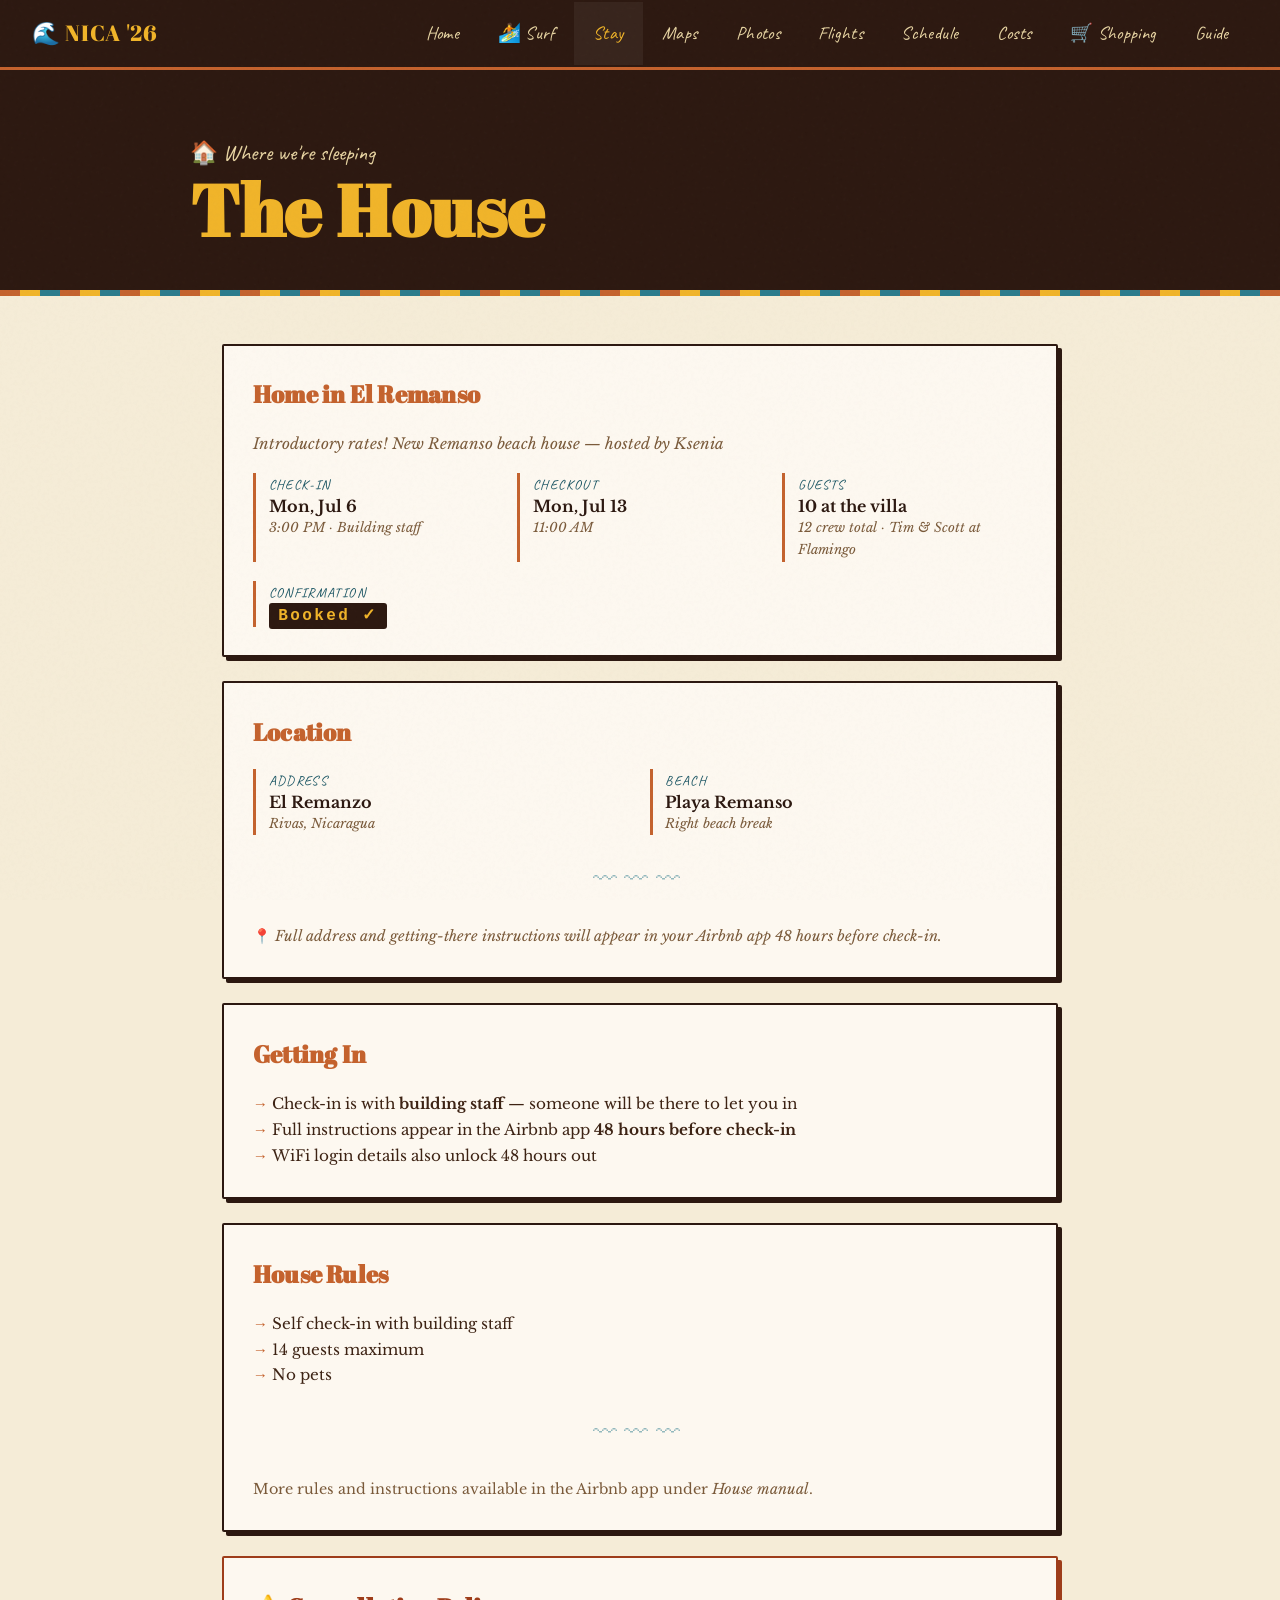
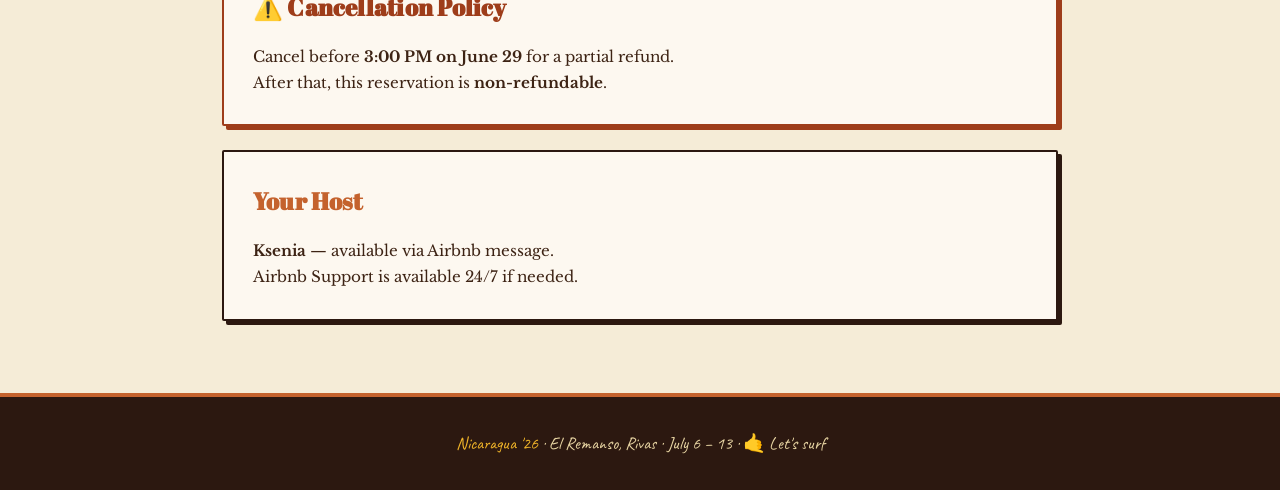
<file: site/stay.html>
<!DOCTYPE html>
<html lang="en">
<head>
  <meta charset="UTF-8">
  <meta name="viewport" content="width=device-width, initial-scale=1.0">
  <title>The Stay — Nicaragua '26</title>
  <link rel="stylesheet" href="css/style.css">
</head>
<body>

<nav>
  <a href="index.html" class="nav-logo">🌊 NICA '26</a>
  <ul class="nav-links">
    <li><a href="index.html">Home</a></li>
    <li><a href="surf.html">🏄 Surf</a></li>
    <li><a href="stay.html" class="active">Stay</a></li>
    <li><a href="maps.html">Maps</a></li>
    <li><a href="photos.html">Photos</a></li>
    <li><a href="flights.html">Flights</a></li>
    <li><a href="schedule.html">Schedule</a></li>
    <li><a href="costs.html">Costs</a></li>
    <li><a href="shopping.html">🛒 Shopping</a></li>
    <li><a href="guide.html">Guide</a></li>
  </ul>
</nav>

<div class="page-hero">
  <div class="container" style="padding: 0;">
    <p class="subtitle">🏠 Where we're sleeping</p>
    <h1>The House</h1>
  </div>
</div>

<div class="container">

  <!-- Property overview -->
  <div class="card fade-up">
    <h2>Home in El Remanso</h2>
    <p style="margin-bottom:1rem; font-style:italic; color:#7a5a3a;">
      Introductory rates! New Remanso beach house — hosted by Ksenia
    </p>

    <div class="detail-grid">
      <div class="detail-item">
        <span class="label">Check-in</span>
        <span class="value">Mon, Jul 6</span>
        <span class="sub">3:00 PM · Building staff</span>
      </div>
      <div class="detail-item">
        <span class="label">Checkout</span>
        <span class="value">Mon, Jul 13</span>
        <span class="sub">11:00 AM</span>
      </div>
      <div class="detail-item">
        <span class="label">Guests</span>
        <span class="value">10 at the villa</span>
        <span class="sub">12 crew total · Tim & Scott at Flamingo</span>
      </div>
      <div class="detail-item">
        <span class="label">Confirmation</span>
        <span class="value"><span class="conf-code">Booked ✓</span></span>
      </div>
    </div>
  </div>

  <!-- Location -->
  <div class="card fade-up">
    <h2>Location</h2>
    <div class="detail-grid">
      <div class="detail-item">
        <span class="label">Address</span>
        <span class="value">El Remanzo</span>
        <span class="sub">Rivas, Nicaragua</span>
      </div>
      <div class="detail-item">
        <span class="label">Beach</span>
        <span class="value">Playa Remanso</span>
        <span class="sub">Right beach break</span>
      </div>
    </div>
    <div class="wave-divider">〰〰〰</div>
    <p style="font-size:0.9rem; color:#7a5a3a;">
      📍 <em>Full address and getting-there instructions will appear in your Airbnb app 48 hours before check-in.</em>
    </p>
  </div>

  <!-- Check-in -->
  <div class="card fade-up">
    <h2>Getting In</h2>
    <ul style="margin-top:0.5rem;">
      <li>Check-in is with <strong>building staff</strong> — someone will be there to let you in</li>
      <li>Full instructions appear in the Airbnb app <strong>48 hours before check-in</strong></li>
      <li>WiFi login details also unlock 48 hours out</li>
    </ul>
  </div>

  <!-- House Rules -->
  <div class="card fade-up">
    <h2>House Rules</h2>
    <ul style="margin-top:0.5rem;">
      <li>Self check-in with building staff</li>
      <li>14 guests maximum</li>
      <li>No pets</li>
    </ul>
    <div class="wave-divider">〰〰〰</div>
    <p style="font-size:0.9rem; color:#7a5a3a;">
      More rules and instructions available in the Airbnb app under <em>House manual</em>.
    </p>
  </div>

  <!-- Cancellation -->
  <div class="card fade-up" style="border-color: var(--rust); box-shadow: 4px 4px 0 var(--rust);">
    <h2 style="color: var(--rust);">⚠️ Cancellation Policy</h2>
    <p>
      Cancel before <strong>3:00 PM on June 29</strong> for a partial refund.<br>
      After that, this reservation is <strong>non-refundable</strong>.
    </p>
  </div>

  <!-- Host -->
  <div class="card fade-up">
    <h2>Your Host</h2>
    <p><strong>Ksenia</strong> — available via Airbnb message.<br>
    Airbnb Support is available 24/7 if needed.</p>
  </div>

</div>

<footer>
  <span>Nicaragua '26</span> · El Remanso, Rivas · July 6 – 13 · 🤙 Let's surf
</footer>

</body>
</html>
</file>
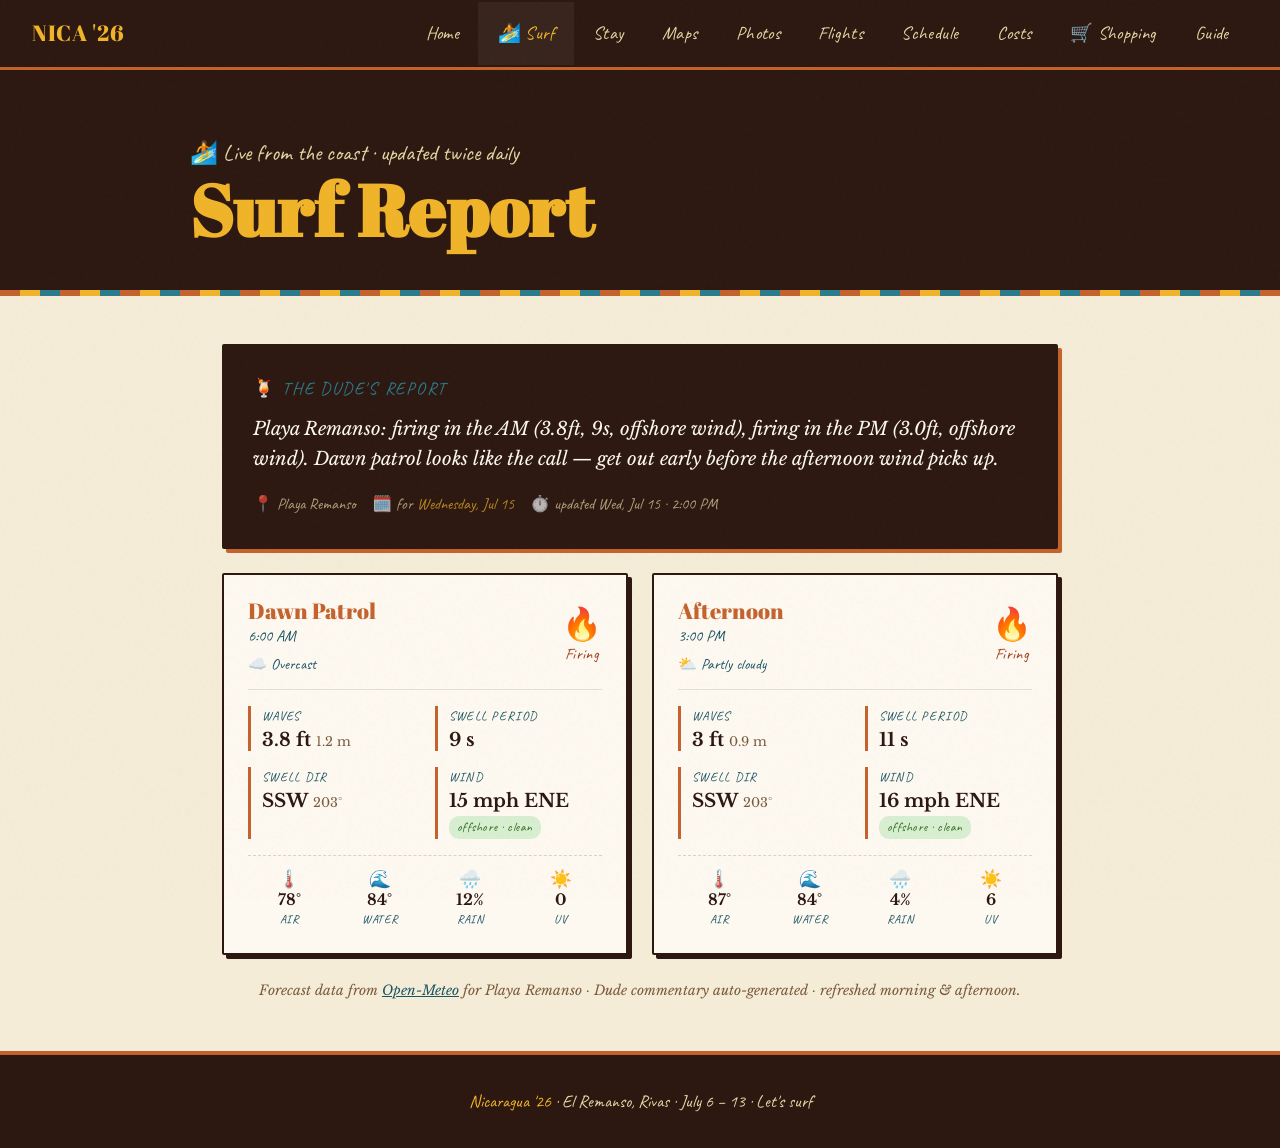
<file: site/surf.html>
<!DOCTYPE html>
<html lang="en">
<head>
  <meta charset="UTF-8">
  <meta name="viewport" content="width=device-width, initial-scale=1.0">
  <title>Surf Report — Nicaragua '26</title>
  <link rel="stylesheet" href="css/style.css">
  <style>
    /* ── Dude report (featured) ── */
    .dude-card {
      background: var(--dark);
      border: 2px solid var(--dark);
      border-radius: 2px;
      padding: 1.8rem;
      margin-bottom: 1.5rem;
      box-shadow: 4px 4px 0 var(--terracotta);
      position: relative;
    }
    .dude-eyebrow {
      font-family: 'Caveat', cursive;
      color: var(--teal);
      font-size: 1.1rem;
      letter-spacing: 0.1em;
      text-transform: uppercase;
    }
    .dude-text {
      font-family: 'Libre Baskerville', Georgia, serif;
      color: var(--white-warm);
      font-size: 1.15rem;
      line-height: 1.65;
      margin-top: 0.6rem;
      font-style: italic;
    }
    .dude-meta {
      margin-top: 1rem;
      font-family: 'Caveat', cursive;
      font-size: 1rem;
      color: var(--sand);
      opacity: 0.7;
      display: flex;
      flex-wrap: wrap;
      gap: 0.4rem 1rem;
      align-items: center;
    }
    .dude-meta .for-date { color: var(--yellow); }

    /* ── Session cards ── */
    .sessions {
      display: grid;
      grid-template-columns: 1fr;
      gap: 1.5rem;
      margin-bottom: 1.5rem;
    }
    .sess {
      background: var(--white-warm);
      border: 2px solid var(--dark);
      border-radius: 2px;
      padding: 1.5rem;
      box-shadow: 4px 4px 0 var(--dark);
    }
    .sess-head {
      display: flex;
      align-items: center;
      justify-content: space-between;
      gap: 0.8rem;
      border-bottom: 1px solid rgba(0,0,0,0.1);
      padding-bottom: 0.7rem;
      margin-bottom: 1rem;
    }
    .sess-title {
      font-family: 'Abril Fatface', serif;
      color: var(--terracotta);
      font-size: 1.4rem;
      line-height: 1.1;
    }
    .sess-time {
      font-family: 'Caveat', cursive;
      color: var(--teal-dark);
      font-size: 1rem;
      display: block;
    }
    .sess-rating {
      text-align: center;
      flex-shrink: 0;
    }
    .sess-rating .emoji { font-size: 2rem; line-height: 1; display: block; }
    .sess-rating .label {
      font-family: 'Caveat', cursive;
      font-size: 1rem;
      color: var(--rust);
      letter-spacing: 0.03em;
    }

    .stat-grid {
      display: grid;
      grid-template-columns: 1fr 1fr;
      gap: 1rem 1.2rem;
    }
    .stat {
      border-left: 3px solid var(--terracotta);
      padding-left: 0.7rem;
    }
    .stat .k {
      font-family: 'Caveat', cursive;
      font-size: 0.8rem;
      text-transform: uppercase;
      letter-spacing: 0.1em;
      color: var(--teal-dark);
      display: block;
    }
    .stat .v {
      font-size: 1.15rem;
      font-weight: 700;
      color: var(--dark);
      display: block;
      line-height: 1.25;
    }
    .stat .v small {
      font-weight: 400;
      font-size: 0.8rem;
      color: #7a5a3a;
    }

    /* weather strip */
    .wx-strip {
      display: grid;
      grid-template-columns: repeat(4, 1fr);
      gap: 0.5rem;
      margin-top: 1rem;
      padding-top: 0.9rem;
      border-top: 1px dashed rgba(0,0,0,0.15);
    }
    .wx {
      text-align: center;
    }
    .wx .wx-ico { font-size: 1.1rem; line-height: 1; display: block; }
    .wx .wx-v {
      font-size: 0.95rem;
      font-weight: 700;
      color: var(--dark);
      display: block;
      line-height: 1.2;
      margin-top: 0.15rem;
    }
    .wx .wx-k {
      font-family: 'Caveat', cursive;
      font-size: 0.75rem;
      letter-spacing: 0.05em;
      color: var(--teal-dark);
      text-transform: uppercase;
      display: block;
    }
    .sess-sky {
      font-family: 'Caveat', cursive;
      font-size: 0.95rem;
      color: var(--teal-dark);
      margin-top: 0.15rem;
    }

    /* wind quality pills */
    .wind-pill {
      display: inline-block;
      font-family: 'Caveat', cursive;
      font-size: 0.8rem;
      letter-spacing: 0.04em;
      padding: 0.05rem 0.5rem;
      border-radius: 10px;
      margin-top: 0.15rem;
    }
    .wind-offshore     { background: #d7efd0; color: #2f6b1e; }
    .wind-cross-shore  { background: #fdf0cf; color: #8a6a12; }
    .wind-cross-onshore{ background: #fde3cf; color: #9e4a1a; }
    .wind-onshore      { background: #f6d5d0; color: #9e2a1a; }
    .wind-unknown      { background: #e5e0d5; color: #6a5a3a; }

    /* loading / error states */
    .surf-msg {
      text-align: center;
      font-family: 'Caveat', cursive;
      font-size: 1.3rem;
      color: var(--teal-dark);
      padding: 2rem 1rem;
    }
    .surf-msg.error { color: var(--rust); }

    .surf-foot-note {
      font-size: 0.85rem;
      color: #7a5a3a;
      font-style: italic;
      text-align: center;
      margin-top: 0.5rem;
    }
    .surf-foot-note a { color: var(--teal-dark); }

    @media (min-width: 601px) {
      .sessions { grid-template-columns: 1fr 1fr; }
    }
  </style>
</head>
<body>

<nav>
  <a href="index.html" class="nav-logo">NICA '26</a>
  <ul class="nav-links">
    <li><a href="index.html">Home</a></li>
    <li><a href="surf.html" class="active">🏄 Surf</a></li>
    <li><a href="stay.html">Stay</a></li>
    <li><a href="maps.html">Maps</a></li>
    <li><a href="photos.html">Photos</a></li>
    <li><a href="flights.html">Flights</a></li>
    <li><a href="schedule.html">Schedule</a></li>
    <li><a href="costs.html">Costs</a></li>
    <li><a href="shopping.html">🛒 Shopping</a></li>
    <li><a href="guide.html">Guide</a></li>
  </ul>
</nav>

<div class="page-hero">
  <div class="container" style="padding: 0;">
    <p class="subtitle">🏄 Live from the coast · updated twice daily</p>
    <h1>Surf Report</h1>
  </div>
</div>

<div class="container">

  <div id="surf-content">
    <div class="surf-msg" id="surf-loading">Checkin' the swell, man… 🌊</div>
  </div>

  <p class="surf-foot-note">
    Forecast data from <a href="https://open-meteo.com/" target="_blank" rel="noopener">Open-Meteo</a>
    for Playa Remanso · Dude commentary auto-generated ·
    refreshed morning &amp; afternoon.
  </p>

</div>

<footer>
  <span>Nicaragua '26</span> · El Remanso, Rivas · July 6 – 13 · Let's surf
</footer>

<script>
  var WIND_LABELS = {
    "offshore": "offshore · clean",
    "cross-shore": "cross-shore",
    "cross-onshore": "cross-on · bumpy",
    "onshore": "onshore · blown out",
    "unknown": "wind n/a"
  };

  function esc(s) {
    return String(s == null ? "" : s)
      .replace(/&/g, "&amp;").replace(/</g, "&lt;").replace(/>/g, "&gt;");
  }
  function num(v, unit) {
    if (v === null || v === undefined) return "—";
    return v + (unit || "");
  }

  function sessionCard(s) {
    var wtype = s.wind_type || "unknown";
    return '' +
      '<div class="sess fade-up">' +
        '<div class="sess-head">' +
          '<div>' +
            '<div class="sess-title">' + esc(s.label) + '</div>' +
            '<span class="sess-time">' + esc(s.time) + '</span>' +
            '<span class="sess-sky">' + esc(s.wx_emoji || "🌊") + ' ' +
              esc(s.wx_label || "") + '</span>' +
          '</div>' +
          '<div class="sess-rating">' +
            '<span class="emoji">' + esc(s.rating || "🌊") + '</span>' +
            '<span class="label">' + esc(s.rating_label || "") + '</span>' +
          '</div>' +
        '</div>' +
        '<div class="stat-grid">' +
          '<div class="stat"><span class="k">Waves</span>' +
            '<span class="v">' + num(s.wave_ft, " ft") +
            ' <small>' + num(s.wave_m, " m") + '</small></span></div>' +
          '<div class="stat"><span class="k">Swell period</span>' +
            '<span class="v">' + num(s.period_s, " s") + '</span></div>' +
          '<div class="stat"><span class="k">Swell dir</span>' +
            '<span class="v">' + esc(s.swell_dir || "—") +
            ' <small>' + num(s.swell_dir_deg, "°") + '</small></span></div>' +
          '<div class="stat"><span class="k">Wind</span>' +
            '<span class="v">' + num(s.wind_mph, " mph") + ' ' + esc(s.wind_dir || "") +
            '</span>' +
            '<span class="wind-pill wind-' + esc(wtype) + '">' +
              esc(WIND_LABELS[wtype] || wtype) + '</span></div>' +
        '</div>' +
        '<div class="wx-strip">' +
          '<div class="wx"><span class="wx-ico">🌡️</span>' +
            '<span class="wx-v">' + num(s.air_f, "°") + '</span>' +
            '<span class="wx-k">Air</span></div>' +
          '<div class="wx"><span class="wx-ico">🌊</span>' +
            '<span class="wx-v">' + num(s.water_f, "°") + '</span>' +
            '<span class="wx-k">Water</span></div>' +
          '<div class="wx"><span class="wx-ico">🌧️</span>' +
            '<span class="wx-v">' + num(s.precip_pct, "%") + '</span>' +
            '<span class="wx-k">Rain</span></div>' +
          '<div class="wx"><span class="wx-ico">☀️</span>' +
            '<span class="wx-v">' + num(s.uv) + '</span>' +
            '<span class="wx-k">UV</span></div>' +
        '</div>' +
      '</div>';
  }

  function render(d) {
    var m = (d.sessions && d.sessions.morning) || {};
    var a = (d.sessions && d.sessions.afternoon) || {};
    var html = '' +
      '<div class="dude-card fade-up">' +
        '<div class="dude-eyebrow">🍹 The Dude\'s Report</div>' +
        '<p class="dude-text">' + esc(d.dude || "No report yet — check back soon, man.") + '</p>' +
        '<div class="dude-meta">' +
          '<span>📍 ' + esc(d.spot || "Playa Remanso") + '</span>' +
          (d.for_human ? '<span>🗓️ for <span class="for-date">' + esc(d.for_human) + '</span></span>' : '') +
          (d.updated_human ? '<span>⏱️ updated ' + esc(d.updated_human) + '</span>' : '') +
        '</div>' +
      '</div>' +
      '<div class="sessions">' + sessionCard(m) + sessionCard(a) + '</div>';
    document.getElementById("surf-content").innerHTML = html;
  }

  // Cache-bust so the crew always sees the freshest push.
  fetch("data/surf-report.json?t=" + Date.now(), { cache: "no-store" })
    .then(function (r) {
      if (!r.ok) throw new Error("HTTP " + r.status);
      return r.json();
    })
    .then(render)
    .catch(function (e) {
      document.getElementById("surf-content").innerHTML =
        '<div class="surf-msg error">Couldn\'t load the surf report right now, man. ' +
        'Try again in a bit. 🤙</div>';
      if (window.console) console.error("surf report load failed:", e);
    });
</script>

</body>
</html>
</file>
<file: site/css/style.css>
@import url('https://fonts.googleapis.com/css2?family=Abril+Fatface&family=Caveat:wght@400;700&family=Libre+Baskerville:ital,wght@0,400;0,700;1,400&display=swap');

/* ── Variables ───────────────────────────────────────────── */
:root {
  --sand:       #E8D5A3;
  --cream:      #F5ECD7;
  --terracotta: #C4622D;
  --rust:       #9E3D1A;
  --teal:       #2B7B8C;
  --teal-dark:  #1A5563;
  --yellow:     #F0B429;
  --dark:       #2C1810;
  --ink:        #3D2314;
  --white-warm: #FDF8F0;
}

/* ── Reset & Base ────────────────────────────────────────── */
*, *::before, *::after { box-sizing: border-box; margin: 0; padding: 0; }

html { scroll-behavior: smooth; }

body {
  background-color: var(--cream);
  color: var(--ink);
  font-family: 'Libre Baskerville', Georgia, serif;
  font-size: 16px;
  line-height: 1.7;
  /* grain texture overlay */
  position: relative;
}

body::before {
  content: '';
  position: fixed;
  inset: 0;
  background-image: url("data:image/svg+xml,%3Csvg viewBox='0 0 256 256' xmlns='http://www.w3.org/2000/svg'%3E%3Cfilter id='noise'%3E%3CfeTurbulence type='fractalNoise' baseFrequency='0.9' numOctaves='4' stitchTiles='stitch'/%3E%3C/filter%3E%3Crect width='100%25' height='100%25' filter='url(%23noise)' opacity='0.04'/%3E%3C/svg%3E");
  pointer-events: none;
  z-index: 9999;
  opacity: 0.5;
}

/* ── Nav (mobile-first) ──────────────────────────────────── */
nav {
  background: var(--dark);
  padding: 0;
  display: flex;
  flex-direction: column;
  align-items: center;
  position: sticky;
  top: 0;
  z-index: 100;
  border-bottom: 3px solid var(--terracotta);
}

.nav-logo {
  font-family: 'Abril Fatface', serif;
  color: var(--yellow);
  font-size: 1.4rem;
  text-decoration: none;
  letter-spacing: 0.03em;
  padding: 0.7rem 0 0.3rem;
}

.nav-links {
  display: flex;
  flex-wrap: wrap;
  gap: 0;
  list-style: none;
  width: 100%;
  justify-content: space-around;
}

.nav-links a {
  display: block;
  color: var(--sand);
  text-decoration: none;
  font-family: 'Caveat', cursive;
  font-size: 1rem;
  padding: 0.7rem 0.6rem;
  transition: color 0.2s, background 0.2s;
  letter-spacing: 0.02em;
}

.nav-links a:hover,
.nav-links a.active {
  color: var(--yellow);
  background: rgba(255,255,255,0.05);
}

/* ── Page Hero (mobile-first) ────────────────────────────── */
.page-hero {
  background: var(--dark);
  padding: 2rem 1.2rem 1.8rem;
  position: relative;
  overflow: hidden;
}

.page-hero::after {
  content: '';
  position: absolute;
  bottom: 0; left: 0; right: 0;
  height: 6px;
  background: repeating-linear-gradient(
    90deg,
    var(--terracotta) 0px,
    var(--terracotta) 20px,
    var(--yellow) 20px,
    var(--yellow) 40px,
    var(--teal) 40px,
    var(--teal) 60px
  );
}

.page-hero h1 {
  font-family: 'Abril Fatface', serif;
  color: var(--yellow);
  font-size: clamp(2.5rem, 6vw, 4.5rem);
  line-height: 1.05;
  letter-spacing: 0.01em;
}

.page-hero .subtitle {
  font-family: 'Caveat', cursive;
  color: var(--sand);
  font-size: 1.4rem;
  margin-top: 0.5rem;
}

/* ── Main Content (mobile-first) ─────────────────────────── */
.container {
  max-width: 900px;
  margin: 0 auto;
  padding: 2rem 1rem;
}

/* ── Stamp / Badge ───────────────────────────────────────── */
.stamp {
  display: inline-block;
  border: 3px solid currentColor;
  border-radius: 4px;
  padding: 0.2rem 0.7rem;
  font-family: 'Caveat', cursive;
  font-size: 0.95rem;
  letter-spacing: 0.08em;
  text-transform: uppercase;
  opacity: 0.8;
  transform: rotate(-1.5deg);
}

.stamp-teal   { color: var(--teal); }
.stamp-rust   { color: var(--rust); }
.stamp-yellow { color: var(--dark); background: var(--yellow); border-color: var(--dark); }

/* ── Info Cards ──────────────────────────────────────────── */
.card {
  background: var(--white-warm);
  border: 2px solid var(--dark);
  border-radius: 2px;
  padding: 1.8rem;
  margin-bottom: 1.5rem;
  box-shadow: 4px 4px 0 var(--dark);
  position: relative;
}

.card h2 {
  font-family: 'Abril Fatface', serif;
  color: var(--terracotta);
  font-size: 1.5rem;
  margin-bottom: 1rem;
  letter-spacing: 0.01em;
}

.card h3 {
  font-family: 'Caveat', cursive;
  font-size: 1.2rem;
  color: var(--teal-dark);
  margin-bottom: 0.3rem;
  letter-spacing: 0.02em;
}

.card p, .card li {
  font-size: 0.95rem;
  color: var(--ink);
}

.card ul {
  list-style: none;
  padding: 0;
}

.card ul li::before {
  content: '→ ';
  color: var(--terracotta);
  font-weight: bold;
}

/* ── Detail Row ──────────────────────────────────────────── */
.detail-grid {
  display: grid;
  grid-template-columns: repeat(auto-fit, minmax(180px, 1fr));
  gap: 1.2rem;
  margin-top: 1rem;
}

.detail-item {
  border-left: 3px solid var(--terracotta);
  padding-left: 0.8rem;
}

.detail-item .label {
  font-family: 'Caveat', cursive;
  font-size: 0.85rem;
  text-transform: uppercase;
  letter-spacing: 0.1em;
  color: var(--teal-dark);
  display: block;
}

.detail-item .value {
  font-size: 1rem;
  font-weight: 700;
  color: var(--dark);
  display: block;
  line-height: 1.3;
}

.detail-item .sub {
  font-size: 0.82rem;
  color: #7a5a3a;
  display: block;
  font-style: italic;
}

/* ── Divider ─────────────────────────────────────────────── */
.wave-divider {
  text-align: center;
  color: var(--teal);
  font-size: 1.5rem;
  margin: 1.5rem 0;
  letter-spacing: 0.3em;
  opacity: 0.5;
}

/* ── Confirmation Code ───────────────────────────────────── */
.conf-code {
  font-family: 'Courier New', monospace;
  background: var(--dark);
  color: var(--yellow);
  padding: 0.25rem 0.6rem;
  border-radius: 3px;
  font-size: 1rem;
  letter-spacing: 0.15em;
}

/* ── Footer ──────────────────────────────────────────────── */
footer {
  background: var(--dark);
  color: var(--sand);
  text-align: center;
  padding: 2rem;
  font-family: 'Caveat', cursive;
  font-size: 1.1rem;
  border-top: 4px solid var(--terracotta);
}

footer span {
  color: var(--yellow);
}

/* ── Animations ──────────────────────────────────────────── */
@keyframes fadeUp {
  from { opacity: 0; transform: translateY(24px); }
  to   { opacity: 1; transform: translateY(0); }
}

.fade-up {
  animation: fadeUp 0.6s ease both;
}
.fade-up:nth-child(2) { animation-delay: 0.1s; }
.fade-up:nth-child(3) { animation-delay: 0.2s; }
.fade-up:nth-child(4) { animation-delay: 0.3s; }

/* ── Desktop & up ────────────────────────────────────────── */
@media (min-width: 601px) {
  nav {
    flex-direction: row;
    justify-content: space-between;
    padding: 0 2rem;
  }
  .nav-logo { padding: 0.9rem 0; }
  .nav-links { width: auto; justify-content: flex-end; }
  .nav-links a { padding: 1rem 1.2rem; font-size: 1.15rem; }
  .page-hero { padding: 3.5rem 2rem 3rem; }
  .container { padding: 3rem 2rem; }
}
</file>
